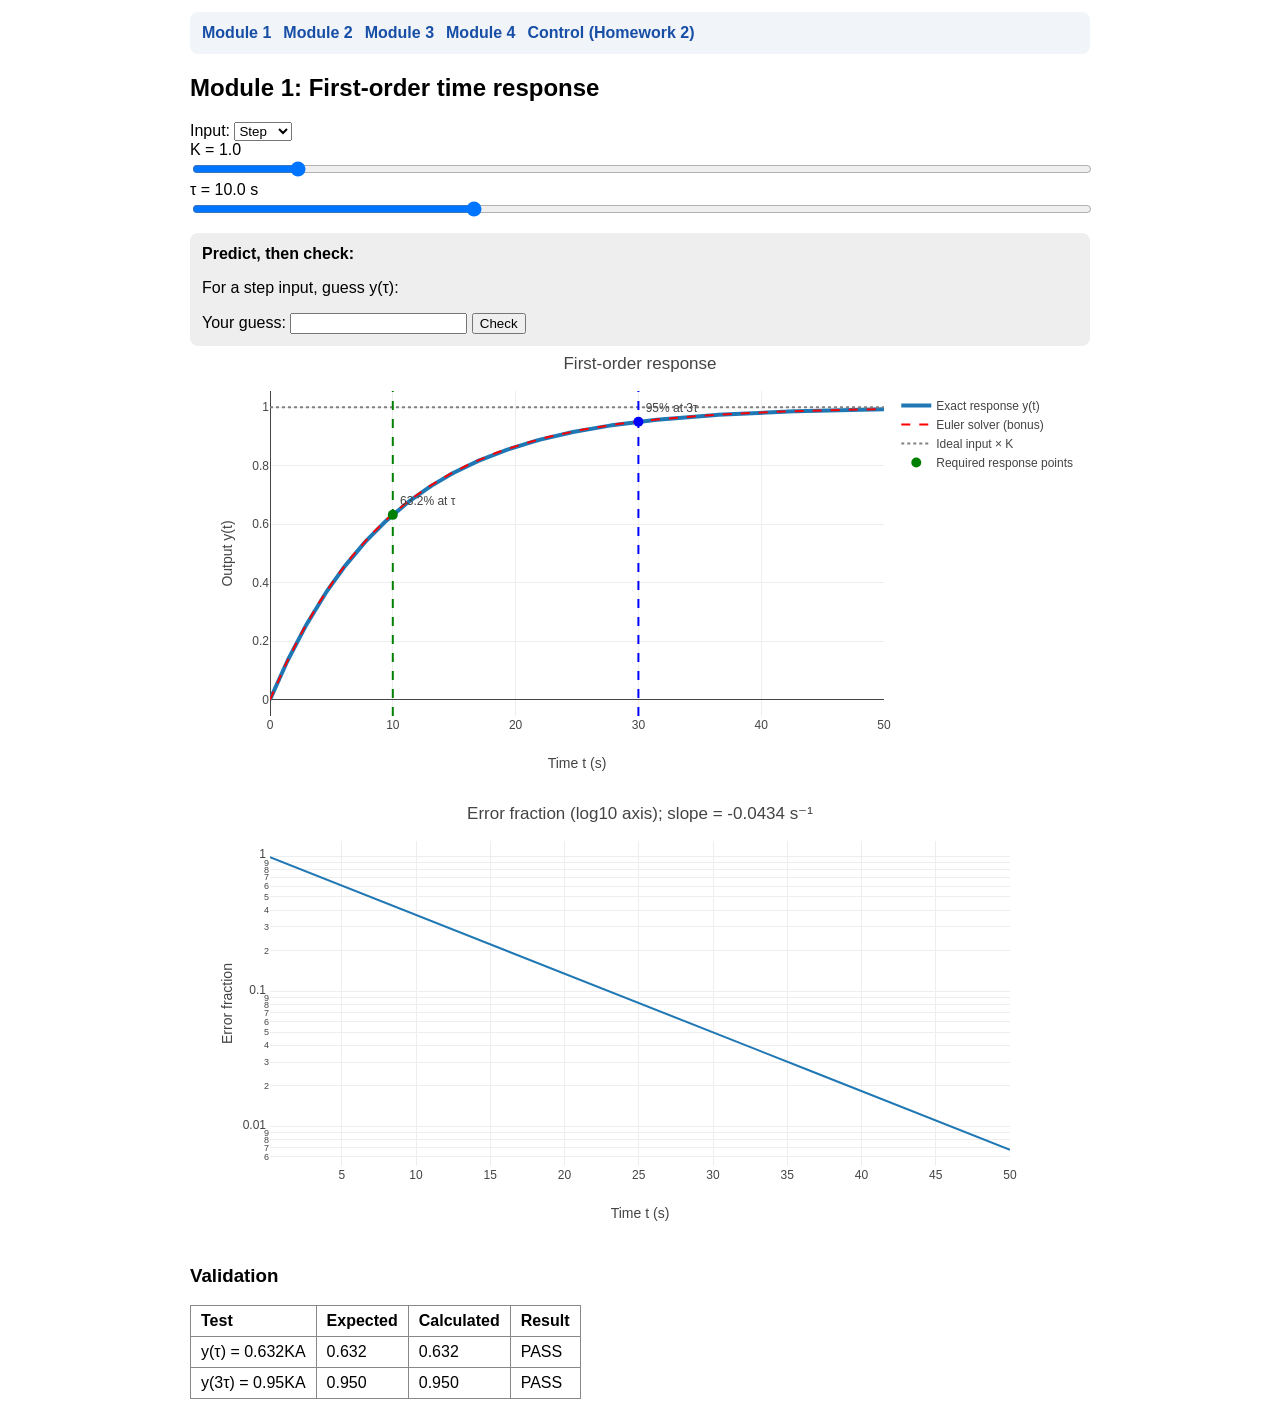
<file: index.html>
<!doctype html>
<html lang="en">
<head>
  <meta charset="utf-8">
  <meta name="viewport" content="width=device-width, initial-scale=1">
  <title>Module 1: First-order time response</title>

  <script src="https://cdn.plot.ly/plotly-2.35.2.min.js"></script>

  <style>
    body {
      font-family: sans-serif;
      max-width: 900px;
      margin: auto;
      padding: 12px;
    }

    nav {
      display: flex;
      flex-wrap: wrap;
      gap: 12px;
      margin-bottom: 20px;
      padding: 12px;
      background: #f1f4f8;
      border-radius: 8px;
    }

    nav a {
      color: #174ea6;
      font-weight: bold;
      text-decoration: none;
    }

    nav a:hover {
      text-decoration: underline;
    }

    input[type="range"] {
      width: 100%;
    }

    .panel {
      background: #eee;
      padding: 12px;
      margin-top: 12px;
      border-radius: 8px;
    }

    table {
      border-collapse: collapse;
      margin-top: 12px;
    }

    th, td {
      border: 1px solid #888;
      padding: 6px 10px;
      text-align: left;
    }
  </style>
</head>

<body>

<nav aria-label="Module navigation">
  <a href="#module1">Module 1</a>
  <a href="module_2.html">Module 2</a>
  <a href="module_3.html">Module 3</a>
  <a href="module_4.html">Module 4</a>
  <a href="control.html"><b>Control (Homework 2)</b></a>
</nav>

<h2 id="module1">Module 1: First-order time response</h2>

  <label for="mode">Input:</label>
  <select id="mode">
    <option value="step">Step</option>
    <option value="ramp">Ramp</option>
  </select>

  <div>
    <label for="K">K = <span id="Kv">1</span></label>
    <input type="range" id="K" min="0.5" max="5" step="0.1" value="1">
  </div>

  <div>
    <label for="tau">τ = <span id="tv">10</span> s</label>
    <input type="range" id="tau" min="1" max="30" step="0.5" value="10">
  </div>

  <section class="panel">
    <strong>Predict, then check:</strong>
    <p id="guessPrompt">For a step input, guess y(τ):</p>
    <label for="guess">Your guess:</label>
    <input type="number" id="guess" step="0.1">
    <button type="button" id="checkButton">Check</button>
    <span id="guessResult" aria-live="polite"></span>
  </section>

  <div id="plot"></div>
  <div id="errplot"></div>
  <div id="rampNote" class="panel" hidden></div>
  <div id="checks"></div>

  <script>
    const A = 1;
    const $ = id => document.getElementById(id);

    function response(t, K, tau, mode) {
      if (mode === "step") {
        return K * A * (1 - Math.exp(-t / tau));
      }

      return K * A * (t - tau * (1 - Math.exp(-t / tau)));
    }

    function checkGuess() {
      const guessText = $("guess").value;
      const guess = Number(guessText);
      const K = Number($("K").value);
      const expected = 0.6321205588 * K * A;

      if (guessText === "" || !Number.isFinite(guess)) {
        $("guessResult").textContent = "Enter your guess first.";
        return;
      }

      const tolerance = Math.max(0.05, expected * 0.02);

      $("guessResult").textContent =
        Math.abs(guess - expected) <= tolerance
          ? `✅ Correct! y(τ) ≈ ${expected.toFixed(3)}`
          : `❌ Try again. y(τ) ≈ ${expected.toFixed(3)}`;
    }

    function update() {
      const K = Number($("K").value);
      const tau = Number($("tau").value);
      const mode = $("mode").value;

      $("Kv").textContent = K.toFixed(1);
      $("tv").textContent = tau.toFixed(1);

      $("guessPrompt").textContent = mode === "step"
        ? "For a step input, guess y(τ):"
        : "Switch to Step input to use this prediction check.";

      $("guess").disabled = mode !== "step";
      $("checkButton").disabled = mode !== "step";

      if (mode !== "step") {
        $("guessResult").textContent = "";
      }

      const T = Array.from(
        { length: 301 },
        (_, i) => i * 5 * tau / 300
      );

      const ideal = T.map(t =>
        mode === "step" ? K * A : K * A * t
      );

      const dt = T[1] - T[0];
      const yEuler = [];
      let currentY = 0;

      for (let i = 0; i < T.length; i++) {
        yEuler.push(currentY);

        const input = mode === "step" ? A : A * T[i];
        const derivative = (K * input - currentY) / tau;

        currentY += derivative * dt;
      }

      const plotData = [
        {
          x: T,
          y: T.map(t => response(t, K, tau, mode)),
          name: "Exact response y(t)",
          mode: "lines",
          line: { width: 4 }
        },
        {
          x: T,
          y: yEuler,
          name: "Euler solver (bonus)",
          mode: "lines",
          line: { dash: "dash", color: "red" }
        },
        {
          x: T,
          y: ideal,
          name: "Ideal input × K",
          mode: "lines",
          line: { dash: "dot", color: "gray" }
        }
      ];

      const layout = {
        title: "First-order response",
        xaxis: { title: "Time t (s)" },
        yaxis: { title: "Output y(t)" },
        margin: { t: 45 },
        shapes: []
      };

      if (mode === "step") {
        $("errplot").style.display = "block";
        $("rampNote").hidden = true;

        const t1 = tau;
        const t2 = 3 * tau;
        const y1 = response(t1, K, tau, mode);
        const y2 = response(t2, K, tau, mode);

        layout.shapes.push(
          {
            type: "line",
            x0: t1, x1: t1,
            y0: 0, y1: 1,
            yref: "paper",
            line: { color: "green", dash: "dash" }
          },
          {
            type: "line",
            x0: t2, x1: t2,
            y0: 0, y1: 1,
            yref: "paper",
            line: { color: "blue", dash: "dash" }
          }
        );

        plotData.push({
          x: [t1, t2],
          y: [y1, y2],
          name: "Required response points",
          mode: "markers+text",
          text: ["63.2% at τ", "95% at 3τ"],
          textposition: "top right",
          marker: { size: 10, color: ["green", "blue"] }
        });

        $("checks").innerHTML = `
          <h3>Validation</h3>
          <table>
            <tr>
              <th>Test</th>
              <th>Expected</th>
              <th>Calculated</th>
              <th>Result</th>
            </tr>
            <tr>
              <td>y(τ) = 0.632KA</td>
              <td>${(0.632 * K * A).toFixed(3)}</td>
              <td>${y1.toFixed(3)}</td>
              <td>${Math.abs(y1 - 0.632 * K * A) < 0.01 * K ? "PASS" : "FAIL"}</td>
            </tr>
            <tr>
              <td>y(3τ) = 0.95KA</td>
              <td>${(0.95 * K * A).toFixed(3)}</td>
              <td>${y2.toFixed(3)}</td>
              <td>${Math.abs(y2 - 0.95 * K * A) < 0.01 * K ? "PASS" : "FAIL"}</td>
            </tr>
          </table>`;

        const errorTimes = T.slice(1);
        const errorFraction = errorTimes.map(t => Math.exp(-t / tau));
        const slope10 = -1 / (tau * Math.LN10);

        Plotly.react("errplot", [{
          x: errorTimes,
          y: errorFraction,
          name: "Error fraction E(t)",
          mode: "lines"
        }], {
          title: `Error fraction (log10 axis); slope = ${slope10.toFixed(4)} s⁻¹`,
          xaxis: { title: "Time t (s)" },
          yaxis: { title: "Error fraction", type: "log" },
          margin: { t: 45 }
        }, { responsive: true });

      } else {
        $("checks").innerHTML = "";
        $("errplot").style.display = "none";
        $("rampNote").hidden = false;
        $("rampNote").innerHTML = `
          <strong>Ramp response:</strong>
          ramp lag = τ = ${tau.toFixed(1)} s;
          steady-state error approaches
          KAτ = ${(K * A * tau).toFixed(2)}.`;
      }

      Plotly.react("plot", plotData, layout, { responsive: true });
    }

    ["K", "tau", "mode"].forEach(id =>
      $(id).addEventListener("input", update)
    );

    $("checkButton").addEventListener("click", checkGuess);

    update();
  </script>
</body>
</html>
</file>
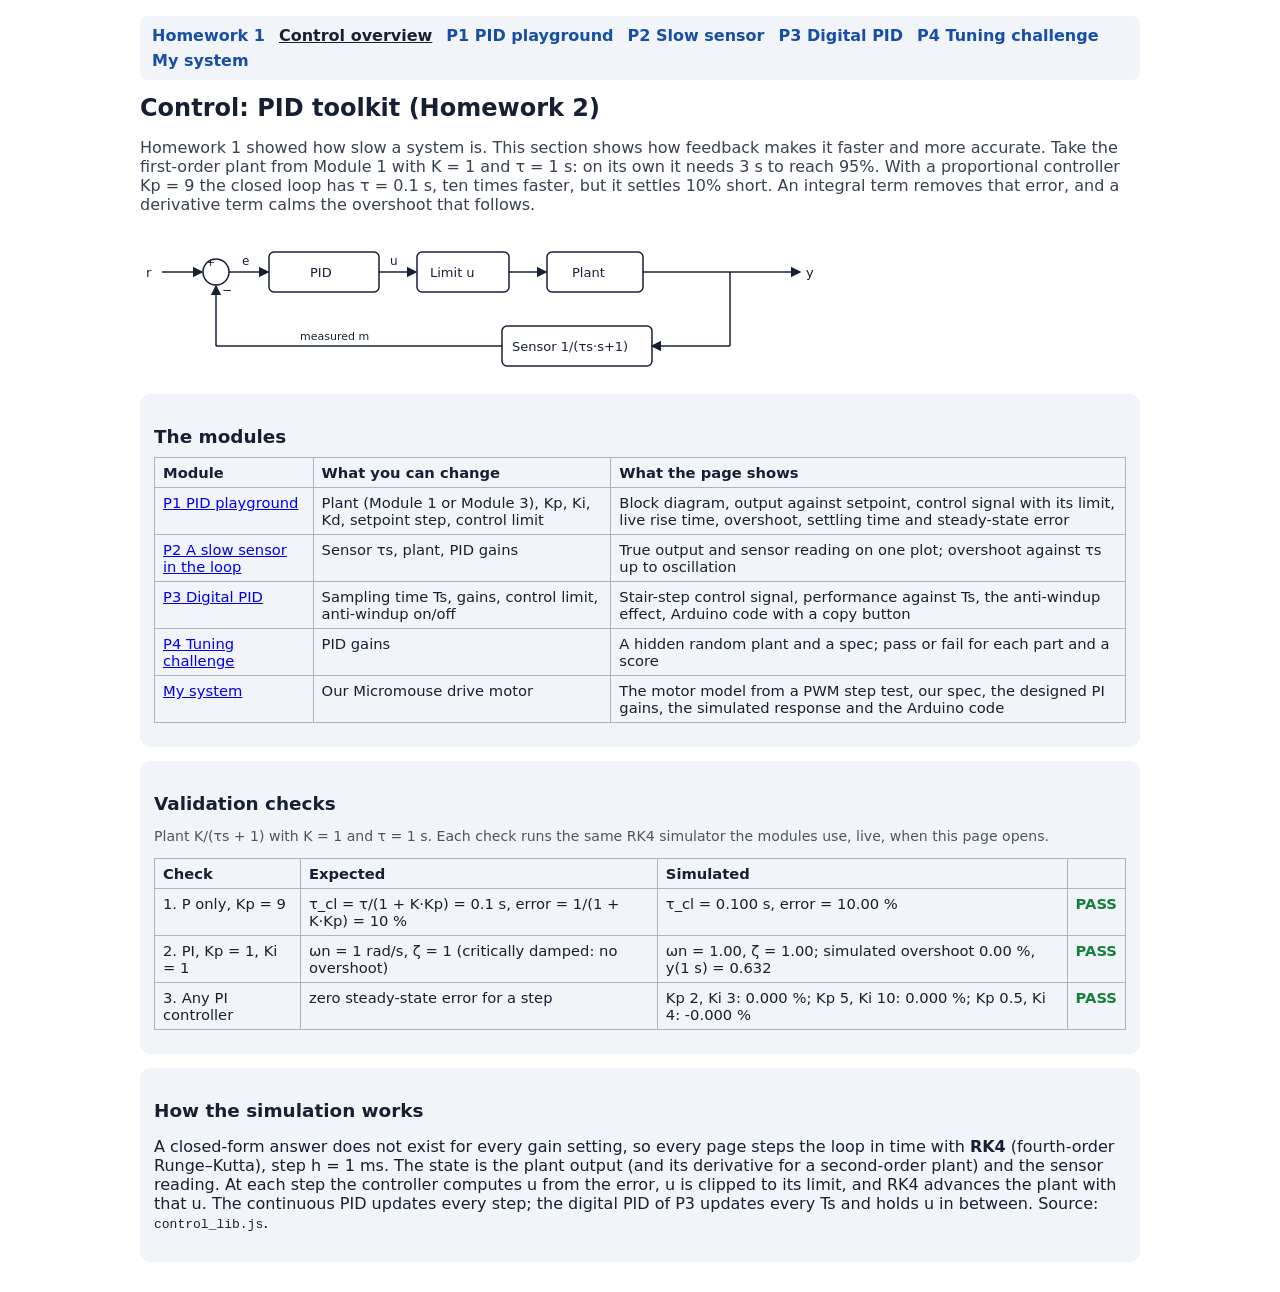
<file: control.html>
<!doctype html>
<html lang="en">
<head>
  <meta charset="utf-8">
  <meta name="viewport" content="width=device-width, initial-scale=1">
  <title>Control: PID toolkit</title>
  <link rel="stylesheet" href="control.css">
</head>
<body>
<nav id="nav" aria-label="Control navigation"></nav>

<h1>Control: PID toolkit (Homework 2)</h1>
<p class="lead">Homework 1 showed how slow a system is. This section shows how feedback makes it faster and more
accurate. Take the first-order plant from Module 1 with K = 1 and τ = 1 s: on its own it needs 3 s to reach 95%.
With a proportional controller Kp = 9 the closed loop has τ = 0.1 s, ten times faster, but it settles 10% short.
An integral term removes that error, and a derivative term calms the overshoot that follows.</p>

<div id="diagram"></div>

<section class="panel">
  <h2>The modules</h2>
  <table>
    <tr><th>Module</th><th>What you can change</th><th>What the page shows</th></tr>
    <tr><td><a href="control_p1.html">P1 PID playground</a></td><td>Plant (Module 1 or Module 3), Kp, Ki, Kd, setpoint step, control limit</td>
      <td>Block diagram, output against setpoint, control signal with its limit, live rise time, overshoot, settling time and steady-state error</td></tr>
    <tr><td><a href="control_p2.html">P2 A slow sensor in the loop</a></td><td>Sensor τs, plant, PID gains</td>
      <td>True output and sensor reading on one plot; overshoot against τs up to oscillation</td></tr>
    <tr><td><a href="control_p3.html">P3 Digital PID</a></td><td>Sampling time Ts, gains, control limit, anti-windup on/off</td>
      <td>Stair-step control signal, performance against Ts, the anti-windup effect, Arduino code with a copy button</td></tr>
    <tr><td><a href="control_p4.html">P4 Tuning challenge</a></td><td>PID gains</td>
      <td>A hidden random plant and a spec; pass or fail for each part and a score</td></tr>
    <tr><td><a href="control_my_system.html">My system</a></td><td>Our Micromouse drive motor</td>
      <td>The motor model from a PWM step test, our spec, the designed PI gains, the simulated response and the Arduino code</td></tr>
  </table>
</section>

<section class="panel">
  <h2>Validation checks</h2>
  <p class="note">Plant K/(τs + 1) with K = 1 and τ = 1 s. Each check runs the same RK4 simulator the modules use, live, when this page opens.</p>
  <table id="val"></table>
</section>

<section class="panel">
  <h2>How the simulation works</h2>
  <p>A closed-form answer does not exist for every gain setting, so every page steps the loop in time with
  <b>RK4</b> (fourth-order Runge–Kutta), step h = 1 ms. The state is the plant output (and its derivative for a
  second-order plant) and the sensor reading. At each step the controller computes u from the error, u is clipped to
  its limit, and RK4 advances the plant with that u. The continuous PID updates every step; the digital PID of P3
  updates every Ts and holds u in between. Source: <code>control_lib.js</code>.</p>
</section>

<script src="control_lib.js"></script>
<script>
  CL.nav("control.html");
  CL.$("diagram").innerHTML = CL.diagram({ sensor: true });

  const plant = { type: "1", K: 1, tau: 1, r: 1, umax: 1e6 };
  const rows = [];

  // 1. P only, Kp = 9: closed-loop tau = 0.1 s, steady-state error = 10 %.
  let o = CL.simulate(Object.assign({}, plant, { kp: 9, ki: 0, kd: 0, T: 3 }));
  let m = CL.metrics(o, 1);
  const tau63 = o.t[o.y.findIndex(v => v >= 0.632 * m.yf)];
  rows.push(["1. P only, Kp = 9", "τ_cl = τ/(1 + K·Kp) = 0.1 s, error = 1/(1 + K·Kp) = 10 %",
    `τ_cl = ${CL.fmt(tau63, 3, " s")}, error = ${CL.fmt(m.ess, 2, " %")}`,
    Math.abs(tau63 - 0.1) < 0.005 && Math.abs(m.ess - 10) < 0.2]);

  // 2. PI, Kp = 1, Ki = 1: wn = sqrt(K Ki / tau) = 1 rad/s, zeta = (1 + K Kp) / (2 sqrt(tau K Ki)) = 1.
  const wn = Math.sqrt(1 * 1 / 1), zeta = (1 + 1 * 1) / (2 * Math.sqrt(1 * 1 * 1));
  o = CL.simulate(Object.assign({}, plant, { kp: 1, ki: 1, kd: 0, T: 10 }));
  m = CL.metrics(o, 1);
  const y1 = o.y[o.t.findIndex(t => t >= 1)];
  rows.push(["2. PI, Kp = 1, Ki = 1", "ωn = 1 rad/s, ζ = 1 (critically damped: no overshoot)",
    `ωn = ${CL.fmt(wn, 2)}, ζ = ${CL.fmt(zeta, 2)}; simulated overshoot ${CL.fmt(m.os, 2, " %")}, y(1 s) = ${CL.fmt(y1, 3)}`,
    Math.abs(wn - 1) < 1e-9 && Math.abs(zeta - 1) < 1e-9 && m.os < 0.5]);

  // 3. Any PI: zero steady-state error for a step.
  const tests = [[2, 3], [5, 10], [0.5, 4]];
  const errs = tests.map(([kp, ki]) => CL.metrics(CL.simulate(Object.assign({}, plant, { kp, ki, kd: 0, T: 25 })), 1).ess);
  rows.push(["3. Any PI controller", "zero steady-state error for a step",
    tests.map(([kp, ki], i) => `Kp ${kp}, Ki ${ki}: ${CL.fmt(errs[i], 3, " %")}`).join("; "),
    errs.every(e => Math.abs(e) < 0.05)]);

  CL.$("val").innerHTML = "<tr><th>Check</th><th>Expected</th><th>Simulated</th><th></th></tr>" +
    rows.map(r => `<tr><td>${r[0]}</td><td>${r[1]}</td><td>${r[2]}</td>
      <td class="${r[3] ? "ok" : "bad"}">${r[3] ? "PASS" : "FAIL"}</td></tr>`).join("");
</script>
</body>
</html>
</file>
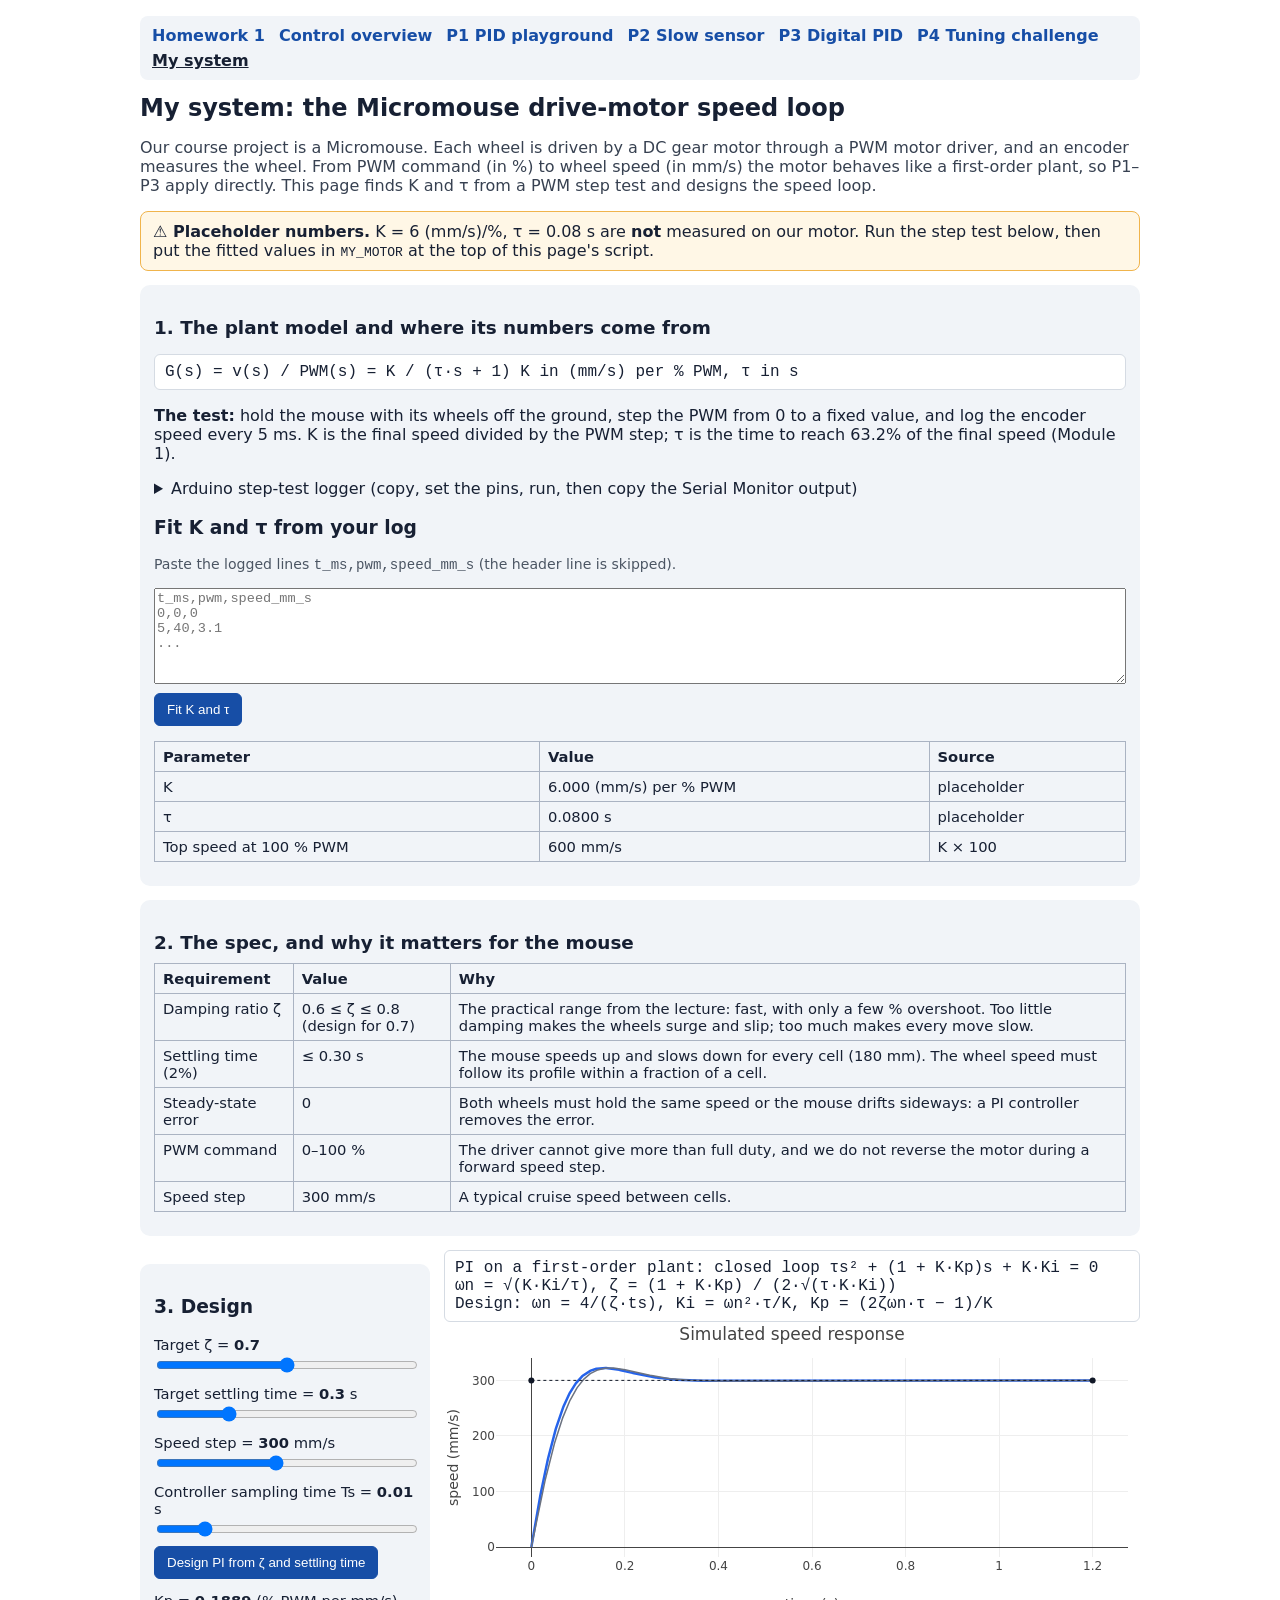
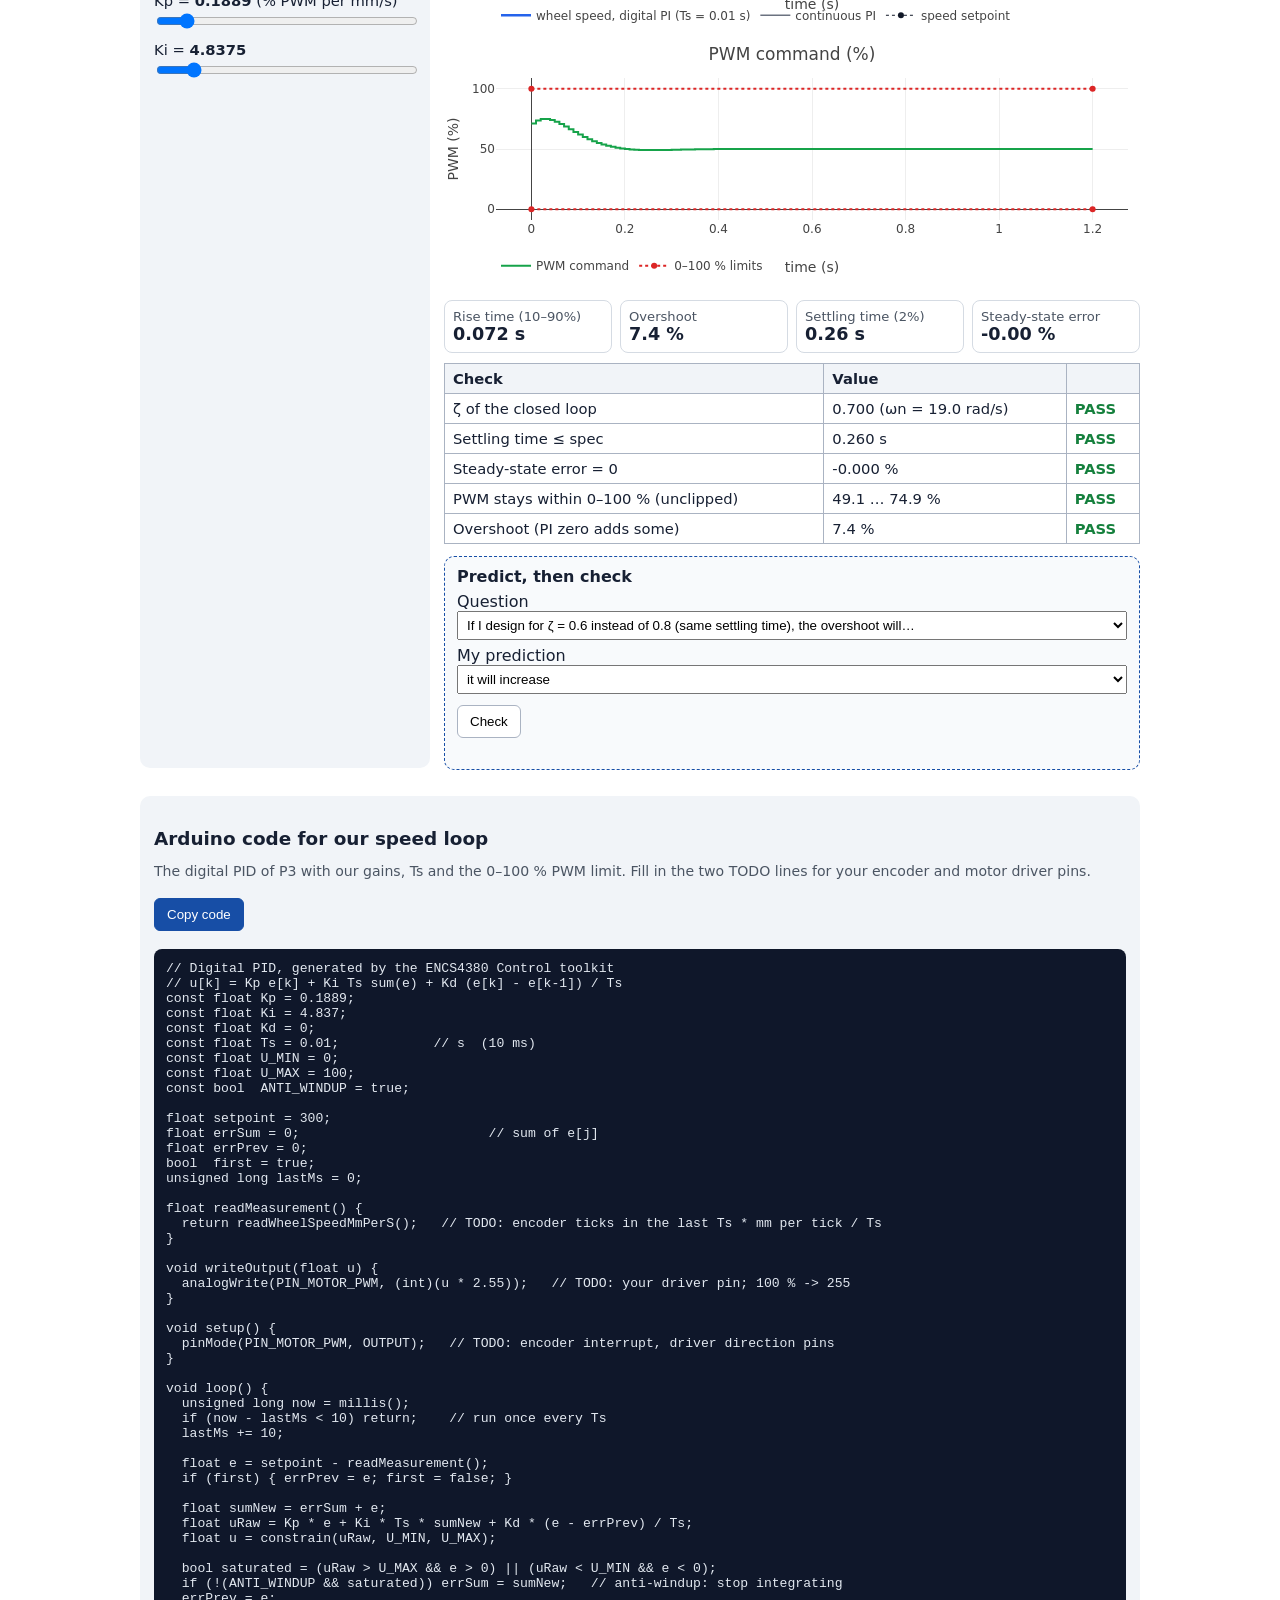
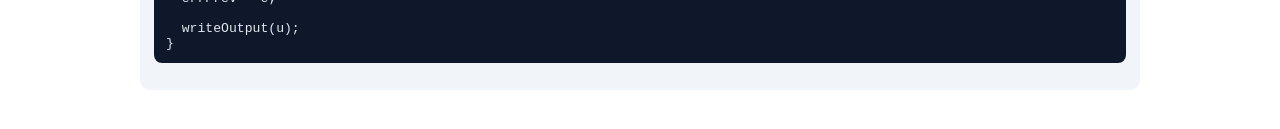
<file: control_my_system.html>
<!doctype html>
<html lang="en">
<head>
  <meta charset="utf-8">
  <meta name="viewport" content="width=device-width, initial-scale=1">
  <title>My system: Micromouse drive-motor speed loop</title>
  <script src="https://cdn.plot.ly/plotly-2.35.2.min.js"></script>
  <link rel="stylesheet" href="control.css">
</head>
<body>
<nav id="nav" aria-label="Control navigation"></nav>

<h1>My system: the Micromouse drive-motor speed loop</h1>
<p class="lead">Our course project is a Micromouse. Each wheel is driven by a DC gear motor through a PWM motor driver,
and an encoder measures the wheel. From PWM command (in %) to wheel speed (in mm/s) the motor behaves like a
first-order plant, so P1–P3 apply directly. This page finds K and τ from a PWM step test and designs the speed loop.</p>

<div id="sourceBanner"></div>

<section class="panel">
  <h2>1. The plant model and where its numbers come from</h2>
  <p class="formula">G(s) = v(s) / PWM(s) = K / (τ·s + 1)     K in (mm/s) per % PWM,  τ in s</p>
  <p><b>The test:</b> hold the mouse with its wheels off the ground, step the PWM from 0 to a fixed value, and log
  the encoder speed every 5 ms. K is the final speed divided by the PWM step; τ is the time to reach 63.2% of the
  final speed (Module 1).</p>
  <details><summary>Arduino step-test logger (copy, set the pins, run, then copy the Serial Monitor output)</summary>
    <button type="button" id="copyLogger" class="primary">Copy code</button>
    <pre id="logger"></pre>
  </details>
  <h3>Fit K and τ from your log</h3>
  <p class="note">Paste the logged lines <code>t_ms,pwm,speed_mm_s</code> (the header line is skipped).</p>
  <textarea id="data" rows="6" placeholder="t_ms,pwm,speed_mm_s&#10;0,0,0&#10;5,40,3.1&#10;..."></textarea>
  <button type="button" id="fit" class="primary">Fit K and τ</button>
  <span id="fitResult"></span>
  <div id="plotFit"></div>
  <table id="modelTable"></table>
</section>

<section class="panel">
  <h2>2. The spec, and why it matters for the mouse</h2>
  <table>
    <tr><th>Requirement</th><th>Value</th><th>Why</th></tr>
    <tr><td>Damping ratio ζ</td><td>0.6 ≤ ζ ≤ 0.8 (design for 0.7)</td>
      <td>The practical range from the lecture: fast, with only a few % overshoot. Too little damping makes the
      wheels surge and slip; too much makes every move slow.</td></tr>
    <tr><td>Settling time (2%)</td><td>≤ <span id="tsSpec"></span> s</td>
      <td>The mouse speeds up and slows down for every cell (180 mm). The wheel speed must follow its profile
      within a fraction of a cell.</td></tr>
    <tr><td>Steady-state error</td><td>0</td><td>Both wheels must hold the same speed or the mouse drifts sideways:
      a PI controller removes the error.</td></tr>
    <tr><td>PWM command</td><td>0–100 %</td><td>The driver cannot give more than full duty, and we do not reverse
      the motor during a forward speed step.</td></tr>
    <tr><td>Speed step</td><td><span id="rSpec"></span> mm/s</td><td>A typical cruise speed between cells.</td></tr>
  </table>
</section>

<div class="layout">
  <section class="panel controls" id="ctl">
    <h3>3. Design</h3>
    <label>Target ζ = <b data-v="zeta"></b></label>
    <input type="range" data-k="zeta" min="0.4" max="1" step="0.05">
    <label>Target settling time = <b data-v="ts"></b> s</label>
    <input type="range" data-k="ts" min="0.05" max="1" step="0.01">
    <label>Speed step = <b data-v="r"></b> mm/s</label>
    <input type="range" data-k="r" min="50" max="600" step="10">
    <label>Controller sampling time Ts = <b data-v="Ts"></b> s</label>
    <input type="range" data-k="Ts" min="0.002" max="0.05" step="0.001">
    <button type="button" id="design" class="primary">Design PI from ζ and settling time</button>
    <label>Kp = <b data-v="kp"></b> (% PWM per mm/s)</label>
    <input type="range" data-k="kp" min="0" max="2" step="0.001">
    <label>Ki = <b data-v="ki"></b></label>
    <input type="range" data-k="ki" min="0" max="40" step="0.01">
  </section>
  <section>
    <div class="formula">PI on a first-order plant: closed loop τs² + (1 + K·Kp)s + K·Ki = 0<br>
      ωn = √(K·Ki/τ),  ζ = (1 + K·Kp) / (2·√(τ·K·Ki))<br>
      Design: ωn = 4/(ζ·ts),  Ki = ωn²·τ/K,  Kp = (2ζωn·τ − 1)/K</div>
    <div id="plotV"></div>
    <div id="plotPwm"></div>
    <div id="metrics"></div>
    <table id="checks"></table>
    <div id="predict"></div>
  </section>
</div>

<section class="panel">
  <h2>Arduino code for our speed loop</h2>
  <p class="note">The digital PID of P3 with our gains, Ts and the 0–100 % PWM limit. Fill in the two TODO lines
  for your encoder and motor driver pins.</p>
  <button type="button" id="copy" class="primary">Copy code</button>
  <pre id="code"></pre>
</section>

<script src="control_lib.js"></script>
<script>
  /* ====== OUR MEASURED MOTOR: edit these after the step test ======================
   * K   : (mm/s) per % PWM, tau : s.  Leave them null until the test is done: the page
   * then uses a clearly marked placeholder.
   */
  const MY_MOTOR = {
    K: null,
    tau: null,
    source: "",          // e.g. "PWM 0 -> 40 % step test, left wheel, logged 2026-11-25"
  };
  const PLACEHOLDER = { K: 6, tau: 0.08 };   // NOT measured: a typical small gear motor

  CL.nav("control_my_system.html");
  const measured = MY_MOTOR.K != null && MY_MOTOR.tau != null;
  const motor = measured ? { K: MY_MOTOR.K, tau: MY_MOTOR.tau } : Object.assign({}, PLACEHOLDER);
  let motorSource = measured ? MY_MOTOR.source || "our step test" : "placeholder";

  const s = { zeta: 0.7, ts: 0.3, r: 300, Ts: 0.01, kp: 0, ki: 0 };

  function banner() {
    CL.$("sourceBanner").innerHTML = motorSource === "placeholder"
      ? `<div class="warn"><b>⚠ Placeholder numbers.</b> K = ${PLACEHOLDER.K} (mm/s)/%, τ = ${PLACEHOLDER.tau} s are
         <b>not</b> measured on our motor. Run the step test below, then put the fitted values in
         <code>MY_MOTOR</code> at the top of this page's script.</div>`
      : `<div class="panel"><b>Motor model from ${motorSource}:</b> K = ${(+motor.K).toFixed(3)} (mm/s)/%,
         τ = ${(+motor.tau).toFixed(4)} s.</div>`;
    CL.$("modelTable").innerHTML = `<tr><th>Parameter</th><th>Value</th><th>Source</th></tr>
      <tr><td>K</td><td>${(+motor.K).toFixed(3)} (mm/s) per % PWM</td><td>${motorSource}</td></tr>
      <tr><td>τ</td><td>${(+motor.tau).toFixed(4)} s</td><td>${motorSource}</td></tr>
      <tr><td>Top speed at 100 % PWM</td><td>${(100 * motor.K).toFixed(0)} mm/s</td><td>K × 100</td></tr>`;
  }

  // PI design for a first-order plant from target ζ and settling time.
  function design() {
    const wn = 4 / (s.zeta * s.ts);
    s.ki = wn * wn * motor.tau / motor.K;
    s.kp = Math.max(0, (2 * s.zeta * wn * motor.tau - 1) / motor.K);
    refresh(); update();
  }

  function params(over) {
    return Object.assign({ type: "1", K: motor.K, tau: motor.tau, kd: 0, umin: 0, umax: 100,
      aw: true, r: s.r, kp: s.kp, ki: s.ki, Ts: 0, T: Math.max(1, 4 * s.ts) }, over || {});
  }

  function update() {
    CL.$("tsSpec").textContent = s.ts.toFixed(2);
    CL.$("rSpec").textContent = s.r;
    const cont = CL.simulate(params());
    const dig = CL.simulate(params({ Ts: s.Ts }));
    const m = CL.metrics(dig, s.r);
    const T = params().T;
    CL.plot("plotV", [
      { x: dig.t, y: dig.y, name: `wheel speed, digital PI (Ts = ${s.Ts} s)`, line: { color: "#2563eb", width: 2.5 } },
      { x: cont.t, y: cont.y, name: "continuous PI", line: { color: "#6b7280", width: 1.5 } },
      { x: [0, T], y: [s.r, s.r], name: "speed setpoint", line: { color: "#111827", dash: "dot", width: 1 } },
    ], { title: "Simulated speed response", xaxis: { title: "time (s)" }, yaxis: { title: "speed (mm/s)" } });
    const ut = dig.uSteps.t.concat([T]), uu = dig.uSteps.u.concat([dig.uSteps.u[dig.uSteps.u.length - 1]]);
    CL.plot("plotPwm", [
      { x: ut, y: uu, name: "PWM command", line: { color: "#16a34a", width: 2, shape: "hv" } },
      { x: [0, T], y: [100, 100], name: "0–100 % limits", line: { color: "#dc2626", dash: "dot" } },
      { x: [0, T], y: [0, 0], showlegend: false, line: { color: "#dc2626", dash: "dot" } },
    ], { title: "PWM command (%)", height: 250, xaxis: { title: "time (s)" }, yaxis: { title: "PWM (%)" } });
    CL.$("metrics").innerHTML = CL.metricsHTML(m);

    // Check the design against the spec.
    const wn = Math.sqrt(motor.K * s.ki / motor.tau);
    const zeta = s.ki > 0 ? (1 + motor.K * s.kp) / (2 * Math.sqrt(motor.tau * motor.K * s.ki)) : Infinity;
    const raw = CL.simulate(params({ Ts: s.Ts, umin: -1e9, umax: 1e9 }));
    const uMax = Math.max(...raw.uSteps.u), uMin = Math.min(...raw.uSteps.u);
    const rows = [
      ["ζ of the closed loop", `${CL.fmt(zeta, 3)} (ωn = ${CL.fmt(wn, 1)} rad/s)`, zeta >= 0.6 && zeta <= 0.8],
      ["Settling time ≤ spec", m.oscillating ? "not settled" : CL.fmt(m.settle, 3, " s"), !m.oscillating && m.settle <= s.ts * 1.05],
      ["Steady-state error = 0", CL.fmt(m.ess, 3, " %"), !m.oscillating && Math.abs(m.ess) < 0.5],
      ["PWM stays within 0–100 % (unclipped)", `${CL.fmt(uMin, 1)} … ${CL.fmt(uMax, 1)} %`, uMin >= -1e-6 && uMax <= 100],
      ["Overshoot (PI zero adds some)", CL.fmt(m.os, 1, " %"), m.os <= 15],
    ];
    CL.$("checks").innerHTML = "<tr><th>Check</th><th>Value</th><th></th></tr>" + rows.map(r =>
      `<tr><td>${r[0]}</td><td>${r[1]}</td><td class="${r[2] ? "ok" : "bad"}">${r[2] ? "PASS" : "FAIL"}</td></tr>`).join("");

    CL.$("code").textContent = CL.arduinoCode({ kp: s.kp, ki: s.ki, kd: 0, Ts: s.Ts, umin: 0, umax: 100,
      aw: true, r: s.r,
      readLine: "return readWheelSpeedMmPerS();   // TODO: encoder ticks in the last Ts * mm per tick / Ts",
      writeLine: "analogWrite(PIN_MOTOR_PWM, (int)(u * 2.55));   // TODO: your driver pin; 100 % -> 255",
      setupLine: "pinMode(PIN_MOTOR_PWM, OUTPUT);   // TODO: encoder interrupt, driver direction pins" });
  }

  // Fit K and tau from a pasted step-test log: columns t_ms, pwm, speed.
  function fit() {
    const rows = CL.$("data").value.split(/\r?\n/).map(l => l.split(/[,;\s]+/).map(Number))
      .filter(r => r.length >= 3 && r.slice(0, 3).every(isFinite));
    if (rows.length < 10) { CL.$("fitResult").innerHTML = '<span class="bad">Need at least 10 data lines.</span>'; return; }
    const t = rows.map(r => r[0] / 1000), pwm = rows.map(r => r[1]), v = rows.map(r => r[2]);
    const k0 = pwm.findIndex(p => p > pwm[0]);
    if (k0 < 1) { CL.$("fitResult").innerHTML = '<span class="bad">No PWM step found in the log.</span>'; return; }
    const before = v.slice(0, k0).reduce((a, b) => a + b, 0) / k0;
    const tail = v.slice(Math.floor(v.length * 0.8));
    const after = tail.reduce((a, b) => a + b, 0) / tail.length;
    const dPwm = pwm[pwm.length - 1] - pwm[0];
    const level = before + 0.632 * (after - before);
    const k63 = v.findIndex((x, i) => i >= k0 && x >= level);
    if (k63 < 0 || dPwm <= 0) { CL.$("fitResult").innerHTML = '<span class="bad">Could not find 63.2% of the change.</span>'; return; }
    motor.K = (after - before) / dPwm;
    motor.tau = t[k63] - t[k0];
    motorSource = `the pasted step test (${rows.length} samples, PWM step ${dPwm} %)`;
    CL.$("fitResult").innerHTML = `<span class="ok">K = ${motor.K.toFixed(3)} (mm/s)/%, τ = ${motor.tau.toFixed(4)} s.</span>
      Put these numbers in <code>MY_MOTOR</code> so the page keeps them.`;
    const model = t.map(x => x < t[k0] ? before : before + motor.K * dPwm * (1 - Math.exp(-(x - t[k0]) / motor.tau)));
    CL.plot("plotFit", [
      { x: t, y: v, mode: "markers", name: "measured speed", marker: { size: 4, color: "#64748b" } },
      { x: t, y: model, name: "fitted first-order model", line: { color: "#dc2626", width: 2 } },
    ], { title: "Step test: data and fitted model", height: 280, xaxis: { title: "time (s)" },
         yaxis: { title: "speed (mm/s)" } });
    banner(); design();
  }

  CL.$("logger").textContent = `// Step test for the drive motor: PWM 0 -> STEP_PCT at t = 0.5 s, speed logged every 5 ms.
const int PIN_MOTOR_PWM = -1;      // TODO: PWM pin of the motor driver
const int PIN_ENC_A     = -1;      // TODO: encoder channel A
const float MM_PER_TICK = 0.0;     // TODO: from the 1 m ruler test (1 / TICKS_PER_MM)
const int STEP_PCT      = 40;      // PWM step, %

volatile long ticks = 0;
void onTick() { ticks++; }

void setup() {
  Serial.begin(115200);
  pinMode(PIN_MOTOR_PWM, OUTPUT);
  pinMode(PIN_ENC_A, INPUT_PULLUP);
  attachInterrupt(digitalPinToInterrupt(PIN_ENC_A), onTick, RISING);
  delay(2000);                     // time to open the Serial Monitor
  Serial.println("t_ms,pwm,speed_mm_s");
  long lastTicks = 0;
  unsigned long t0 = millis(), next = t0;
  while (millis() - t0 < 2500) {
    if (millis() < next) continue;
    next += 5;
    unsigned long t = millis() - t0;
    int pwm = t >= 500 ? STEP_PCT : 0;
    analogWrite(PIN_MOTOR_PWM, pwm * 255 / 100);
    noInterrupts(); long n = ticks; interrupts();
    float speed = (n - lastTicks) * MM_PER_TICK / 0.005;
    lastTicks = n;
    Serial.print(t); Serial.print(','); Serial.print(pwm); Serial.print(','); Serial.println(speed, 1);
  }
  analogWrite(PIN_MOTOR_PWM, 0);
}

void loop() {}
`;

  const osOf = over => CL.metrics(CL.simulate(params(Object.assign({ Ts: s.Ts }, over))), s.r).os;
  CL.predictBox("predict", { questions: [
    { q: "If I design for ζ = 0.6 instead of 0.8 (same settling time), the overshoot will…", name: "overshoot (%)",
      run: () => {
        const keep = { kp: s.kp, ki: s.ki, zeta: s.zeta };
        const os = z => { s.zeta = z; const wn = 4 / (z * s.ts);
          const ki = wn * wn * motor.tau / motor.K, kp = Math.max(0, (2 * z * wn * motor.tau - 1) / motor.K);
          return osOf({ kp, ki }); };
        const res = [os(0.8), os(0.6)]; Object.assign(s, keep); return res;
      }, why: "Less damping means a faster but more oscillatory response." },
    { q: "If I ask for a settling time half as long, the peak PWM will…", name: "peak PWM (%)",
      run: () => {
        const peak = ts => { const z = s.zeta, wn = 4 / (z * ts);
          const ki = wn * wn * motor.tau / motor.K, kp = Math.max(0, (2 * z * wn * motor.tau - 1) / motor.K);
          return Math.max(...CL.simulate(params({ kp, ki, Ts: s.Ts, umin: -1e9, umax: 1e9 })).uSteps.u); };
        return [peak(s.ts), peak(s.ts / 2)];
      }, why: "A faster loop needs a bigger push at the start: watch the 100 % limit." },
  ] });

  CL.copyButton("copy", "code");
  CL.copyButton("copyLogger", "logger");
  CL.$("fit").onclick = fit;
  CL.$("design").onclick = design;
  const refresh = CL.bindSliders("ctl", s, update);
  banner();
  design();
</script>
</body>
</html>
</file>
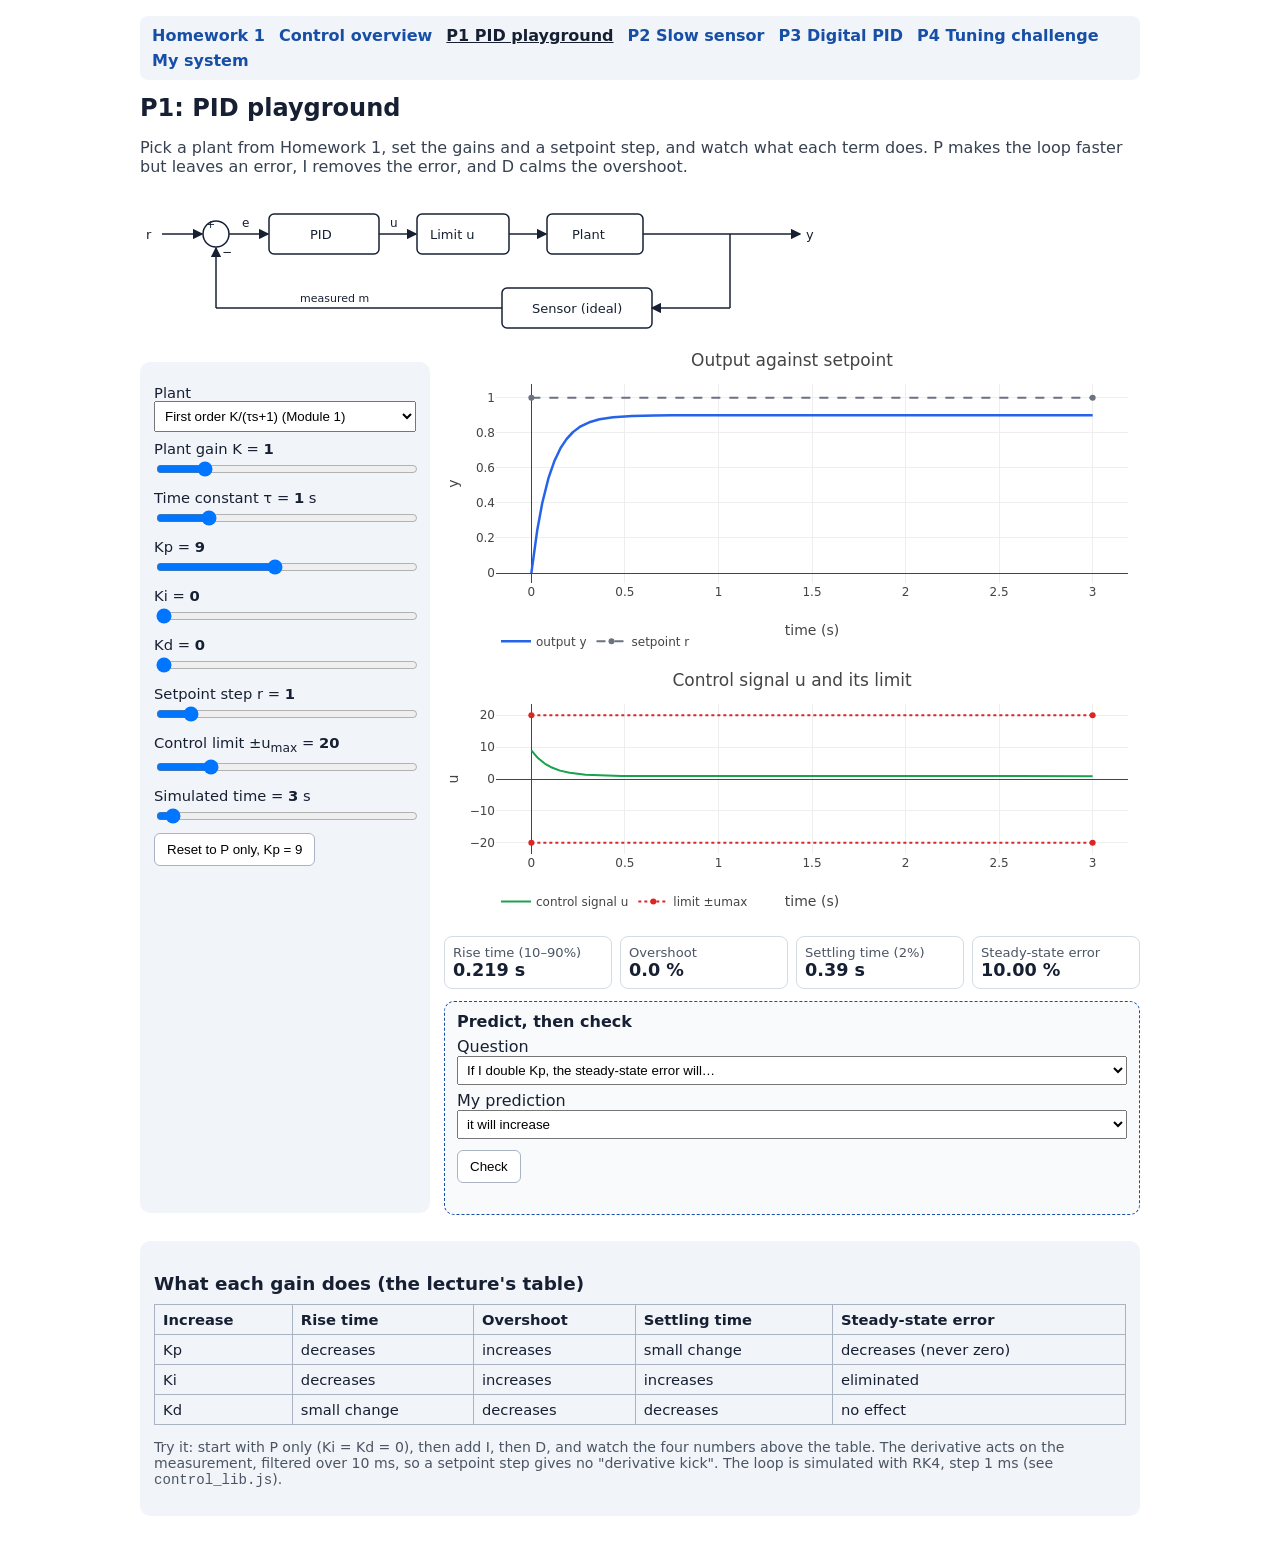
<file: control_p1.html>
<!doctype html>
<html lang="en">
<head>
  <meta charset="utf-8">
  <meta name="viewport" content="width=device-width, initial-scale=1">
  <title>P1: PID playground</title>
  <script src="https://cdn.plot.ly/plotly-2.35.2.min.js"></script>
  <link rel="stylesheet" href="control.css">
</head>
<body>
<nav id="nav" aria-label="Control navigation"></nav>

<h1>P1: PID playground</h1>
<p class="lead">Pick a plant from Homework 1, set the gains and a setpoint step, and watch what each term does.
P makes the loop faster but leaves an error, I removes the error, and D calms the overshoot.</p>

<div id="diagram"></div>

<div class="layout">
  <section class="panel controls" id="ctl">
    <label>Plant
      <select data-k="type">
        <option value="1">First order K/(τs+1) (Module 1)</option>
        <option value="2">Second order (Module 3)</option>
      </select>
    </label>
    <label>Plant gain K = <b data-v="K"></b></label>
    <input type="range" data-k="K" min="0.2" max="5" step="0.1">
    <div id="firstOnly">
      <label>Time constant τ = <b data-v="tau"></b> s</label>
      <input type="range" data-k="tau" min="0.1" max="5" step="0.05">
    </div>
    <div id="secondOnly">
      <label>Natural frequency ωn = <b data-v="wn"></b> rad/s</label>
      <input type="range" data-k="wn" min="0.5" max="8" step="0.1">
      <label>Damping ratio ζ = <b data-v="z"></b></label>
      <input type="range" data-k="z" min="0.1" max="1.5" step="0.05">
    </div>
    <label>Kp = <b data-v="kp"></b></label>
    <input type="range" data-k="kp" min="0" max="20" step="0.1">
    <label>Ki = <b data-v="ki"></b></label>
    <input type="range" data-k="ki" min="0" max="20" step="0.1">
    <label>Kd = <b data-v="kd"></b></label>
    <input type="range" data-k="kd" min="0" max="3" step="0.01">
    <label>Setpoint step r = <b data-v="r"></b></label>
    <input type="range" data-k="r" min="0.5" max="5" step="0.5">
    <label>Control limit ±u<sub>max</sub> = <b data-v="umax"></b></label>
    <input type="range" data-k="umax" min="1" max="100" step="1">
    <label>Simulated time = <b data-v="T"></b> s</label>
    <input type="range" data-k="T" min="2" max="30" step="1">
    <button type="button" id="reset">Reset to P only, Kp = 9</button>
  </section>

  <section>
    <div id="plotY"></div>
    <div id="plotU"></div>
    <div id="metrics"></div>
    <div id="predict"></div>
  </section>
</div>

<section class="panel">
  <h2>What each gain does (the lecture's table)</h2>
  <table>
    <tr><th>Increase</th><th>Rise time</th><th>Overshoot</th><th>Settling time</th><th>Steady-state error</th></tr>
    <tr><td>Kp</td><td>decreases</td><td>increases</td><td>small change</td><td>decreases (never zero)</td></tr>
    <tr><td>Ki</td><td>decreases</td><td>increases</td><td>increases</td><td>eliminated</td></tr>
    <tr><td>Kd</td><td>small change</td><td>decreases</td><td>decreases</td><td>no effect</td></tr>
  </table>
  <p class="note">Try it: start with P only (Ki = Kd = 0), then add I, then D, and watch the four numbers above the table.
  The derivative acts on the measurement, filtered over 10 ms, so a setpoint step gives no "derivative kick".
  The loop is simulated with RK4, step 1 ms (see <code>control_lib.js</code>).</p>
</section>

<script src="control_lib.js"></script>
<script>
  const START = { type: "1", K: 1, tau: 1, wn: 2, z: 0.5, kp: 9, ki: 0, kd: 0, r: 1, umax: 20, T: 3 };
  const s = Object.assign({}, START);

  CL.nav("control_p1.html");
  CL.$("diagram").innerHTML = CL.diagram({ sensor: false });

  function params(over) {
    const p = Object.assign({}, s, { taus: 0 }, over || {});
    p.umin = -p.umax;
    return p;
  }

  function update() {
    CL.$("firstOnly").hidden = s.type !== "1";
    CL.$("secondOnly").hidden = s.type !== "2";
    const o = CL.simulate(params());
    const m = CL.metrics(o, s.r);
    CL.plot("plotY", [
      { x: o.t, y: o.y, name: "output y", line: { color: "#2563eb", width: 2.5 } },
      { x: [0, s.T], y: [s.r, s.r], name: "setpoint r", line: { color: "#6b7280", dash: "dash" } },
    ], { title: "Output against setpoint", xaxis: { title: "time (s)" }, yaxis: { title: "y" } });
    CL.plot("plotU", [
      { x: o.t, y: o.u, name: "control signal u", line: { color: "#16a34a", width: 2 } },
      { x: [0, s.T], y: [s.umax, s.umax], name: "limit ±umax", line: { color: "#dc2626", dash: "dot" } },
      { x: [0, s.T], y: [-s.umax, -s.umax], showlegend: false, line: { color: "#dc2626", dash: "dot" } },
    ], { title: "Control signal u and its limit", height: 260, xaxis: { title: "time (s)" }, yaxis: { title: "u" } });
    const sat = o.u.some(v => Math.abs(v) >= s.umax - 1e-9);
    CL.$("metrics").innerHTML = CL.metricsHTML(m,
      sat ? '<p class="note">u reached its limit, so the loop is slower than the linear theory says.</p>' : "");
  }

  const ess = () => CL.metrics(CL.simulate(params()), s.r).ess;
  const os = p => CL.metrics(CL.simulate(params(p)), s.r).os;
  CL.predictBox("predict", { questions: [
    { q: "If I double Kp, the steady-state error will…", name: "steady-state error (%)",
      run: () => [ess(), CL.metrics(CL.simulate(params({ kp: s.kp * 2 || 1 })), s.r).ess],
      why: "With P only the error is 1/(1+K·Kp): more gain, less error, but never zero." },
    { q: "If I add Ki = 5 (keeping Kp), the steady-state error will…", name: "steady-state error (%)",
      run: () => [ess(), CL.metrics(CL.simulate(params({ ki: s.ki + 5 })), s.r).ess],
      why: "The integral keeps growing while any error is left, so it pushes the error to zero." },
    { q: "If I add Kd = 0.3, the overshoot will…", name: "overshoot (%)",
      run: () => [os(), os({ kd: s.kd + 0.3 })],
      why: "D reacts to how fast the output is rising and brakes it before it passes the setpoint." },
  ] });

  const refresh = CL.bindSliders("ctl", s, update);
  CL.$("reset").onclick = () => { Object.assign(s, START); refresh(); update(); };
  update();
</script>
</body>
</html>
</file>
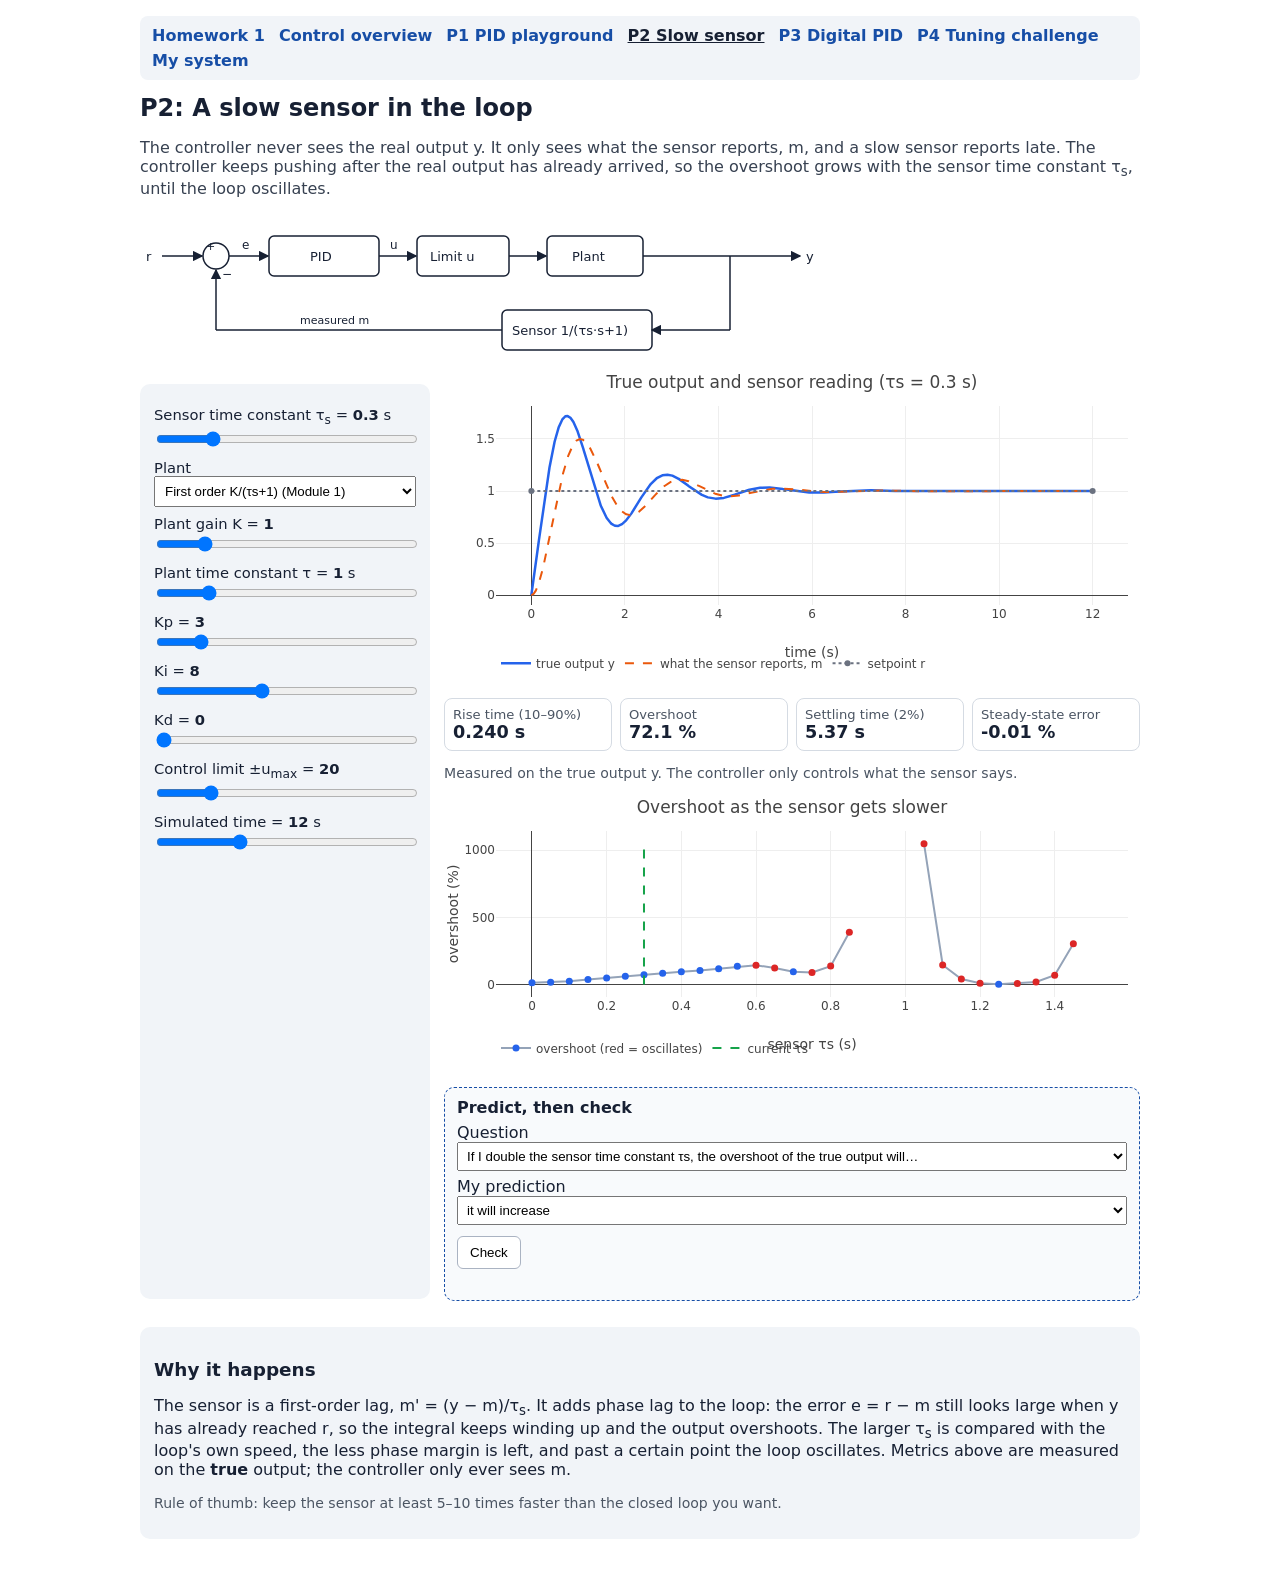
<file: control_p2.html>
<!doctype html>
<html lang="en">
<head>
  <meta charset="utf-8">
  <meta name="viewport" content="width=device-width, initial-scale=1">
  <title>P2: A slow sensor in the loop</title>
  <script src="https://cdn.plot.ly/plotly-2.35.2.min.js"></script>
  <link rel="stylesheet" href="control.css">
</head>
<body>
<nav id="nav" aria-label="Control navigation"></nav>

<h1>P2: A slow sensor in the loop</h1>
<p class="lead">The controller never sees the real output y. It only sees what the sensor reports, m, and a slow sensor
reports late. The controller keeps pushing after the real output has already arrived, so the overshoot grows with
the sensor time constant τ<sub>s</sub>, until the loop oscillates.</p>

<div id="diagram"></div>

<div class="layout">
  <section class="panel controls" id="ctl">
    <label>Sensor time constant τ<sub>s</sub> = <b data-v="taus"></b> s</label>
    <input type="range" data-k="taus" min="0" max="1.5" step="0.01">
    <label>Plant
      <select data-k="type">
        <option value="1">First order K/(τs+1) (Module 1)</option>
        <option value="2">Second order (Module 3)</option>
      </select>
    </label>
    <label>Plant gain K = <b data-v="K"></b></label>
    <input type="range" data-k="K" min="0.2" max="5" step="0.1">
    <div id="firstOnly">
      <label>Plant time constant τ = <b data-v="tau"></b> s</label>
      <input type="range" data-k="tau" min="0.1" max="5" step="0.05">
    </div>
    <div id="secondOnly">
      <label>Natural frequency ωn = <b data-v="wn"></b> rad/s</label>
      <input type="range" data-k="wn" min="0.5" max="8" step="0.1">
      <label>Damping ratio ζ = <b data-v="z"></b></label>
      <input type="range" data-k="z" min="0.1" max="1.5" step="0.05">
    </div>
    <label>Kp = <b data-v="kp"></b></label>
    <input type="range" data-k="kp" min="0" max="20" step="0.1">
    <label>Ki = <b data-v="ki"></b></label>
    <input type="range" data-k="ki" min="0" max="20" step="0.1">
    <label>Kd = <b data-v="kd"></b></label>
    <input type="range" data-k="kd" min="0" max="3" step="0.01">
    <label>Control limit ±u<sub>max</sub> = <b data-v="umax"></b></label>
    <input type="range" data-k="umax" min="1" max="100" step="1">
    <label>Simulated time = <b data-v="T"></b> s</label>
    <input type="range" data-k="T" min="4" max="30" step="1">
  </section>

  <section>
    <div id="plotY"></div>
    <div id="metrics"></div>
    <div id="plotSweep"></div>
    <div id="predict"></div>
  </section>
</div>

<section class="panel">
  <h2>Why it happens</h2>
  <p>The sensor is a first-order lag, m' = (y − m)/τ<sub>s</sub>. It adds phase lag to the loop: the error e = r − m
  still looks large when y has already reached r, so the integral keeps winding up and the output overshoots.
  The larger τ<sub>s</sub> is compared with the loop's own speed, the less phase margin is left, and past a certain
  point the loop oscillates. Metrics above are measured on the <b>true</b> output; the controller only ever sees m.</p>
  <p class="note">Rule of thumb: keep the sensor at least 5–10 times faster than the closed loop you want.</p>
</section>

<script src="control_lib.js"></script>
<script>
  const s = { type: "1", K: 1, tau: 1, wn: 2, z: 0.5, kp: 3, ki: 8, kd: 0, taus: 0.3, umax: 20, r: 1, T: 12 };

  CL.nav("control_p2.html");
  CL.$("diagram").innerHTML = CL.diagram({ sensor: true });

  function params(over) {
    const p = Object.assign({}, s, over || {});
    p.umin = -p.umax;
    return p;
  }

  function update() {
    CL.$("firstOnly").hidden = s.type !== "1";
    CL.$("secondOnly").hidden = s.type !== "2";
    const o = CL.simulate(params());
    const m = CL.metrics(o, s.r);

    CL.plot("plotY", [
      { x: o.t, y: o.y, name: "true output y", line: { color: "#2563eb", width: 2.5 } },
      { x: o.t, y: o.m, name: "what the sensor reports, m", line: { color: "#ea580c", width: 2, dash: "dash" } },
      { x: [0, s.T], y: [s.r, s.r], name: "setpoint r", line: { color: "#6b7280", dash: "dot" } },
    ], { title: `True output and sensor reading (τs = ${s.taus} s)`, xaxis: { title: "time (s)" } });
    CL.$("metrics").innerHTML = CL.metricsHTML(m,
      '<p class="note">Measured on the true output y. The controller only controls what the sensor says.</p>');

    // Overshoot against τs, for the same gains: the move to oscillation.
    const xs = [], os = [], color = [];
    for (let ts = 0; ts <= 1.5001; ts += 0.05) {
      const mm = CL.metrics(CL.simulate(params({ taus: ts, T: Math.max(s.T, 15) })), s.r);
      xs.push(+ts.toFixed(2));
      os.push(mm.os);
      color.push(mm.oscillating ? "#dc2626" : "#2563eb");
    }
    CL.plot("plotSweep", [
      { x: xs, y: os, mode: "lines+markers", name: "overshoot (red = oscillates)",
        marker: { color, size: 7 }, line: { color: "#94a3b8" } },
      { x: [s.taus, s.taus], y: [0, Math.max(10, ...os.filter(isFinite))], mode: "lines",
        name: "current τs", line: { color: "#16a34a", dash: "dash" } },
    ], { title: "Overshoot as the sensor gets slower", height: 280,
         xaxis: { title: "sensor τs (s)" }, yaxis: { title: "overshoot (%)" } });
  }

  const osOf = p => CL.metrics(CL.simulate(params(p)), s.r).os;
  CL.predictBox("predict", { questions: [
    { q: "If I double the sensor time constant τs, the overshoot of the true output will…",
      name: "overshoot (%)", run: () => [osOf(), osOf({ taus: s.taus > 0 ? s.taus * 2 : 0.3 })],
      why: "A slower sensor reports later, so the controller keeps pushing for longer." },
    { q: "If I make the sensor ideal (τs = 0), the overshoot will…", name: "overshoot (%)",
      run: () => [osOf(), osOf({ taus: 0 })], why: "Without the lag the controller sees the real output." },
    { q: "With the slow sensor, if I lower Ki by half, the overshoot will…", name: "overshoot (%)",
      run: () => [osOf(), osOf({ ki: s.ki / 2 })],
      why: "A gentler integral winds up less while the sensor lags, which restores phase margin." },
  ] });

  CL.bindSliders("ctl", s, update);
  update();
</script>
</body>
</html>
</file>
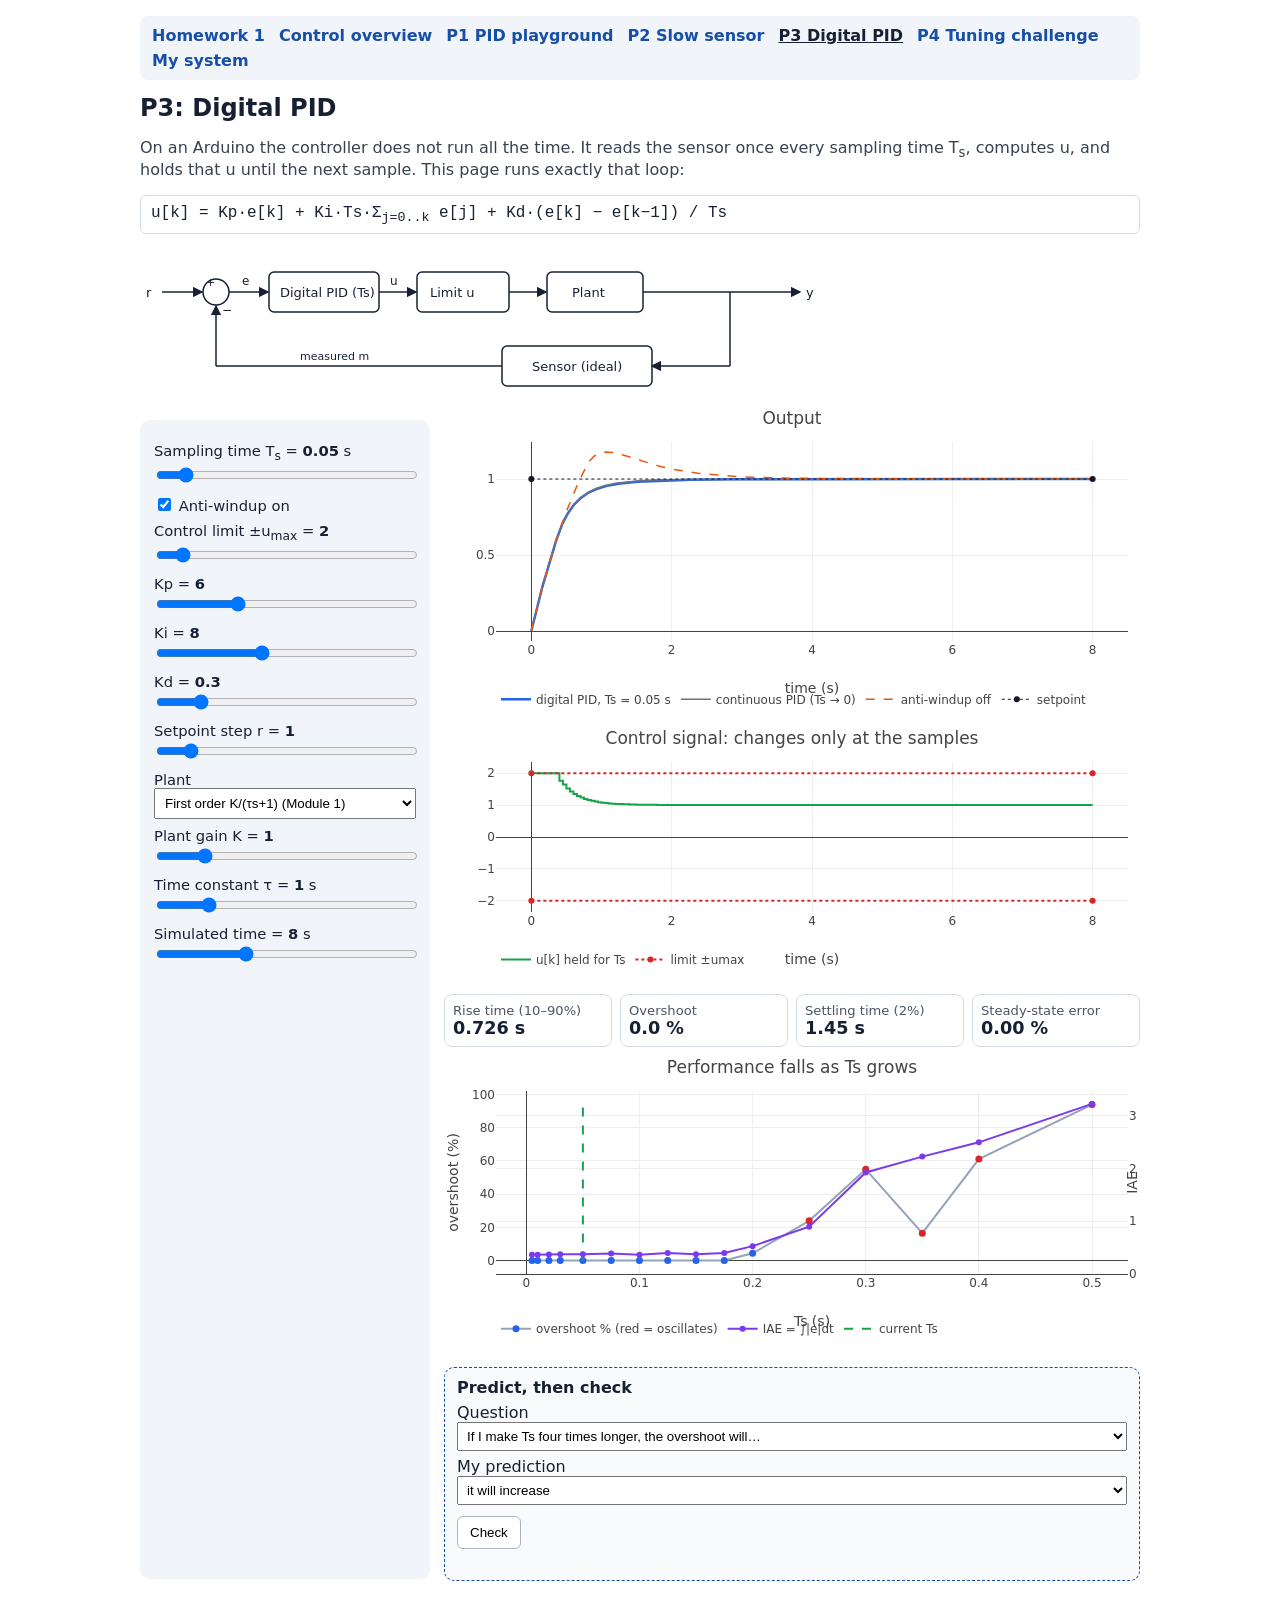
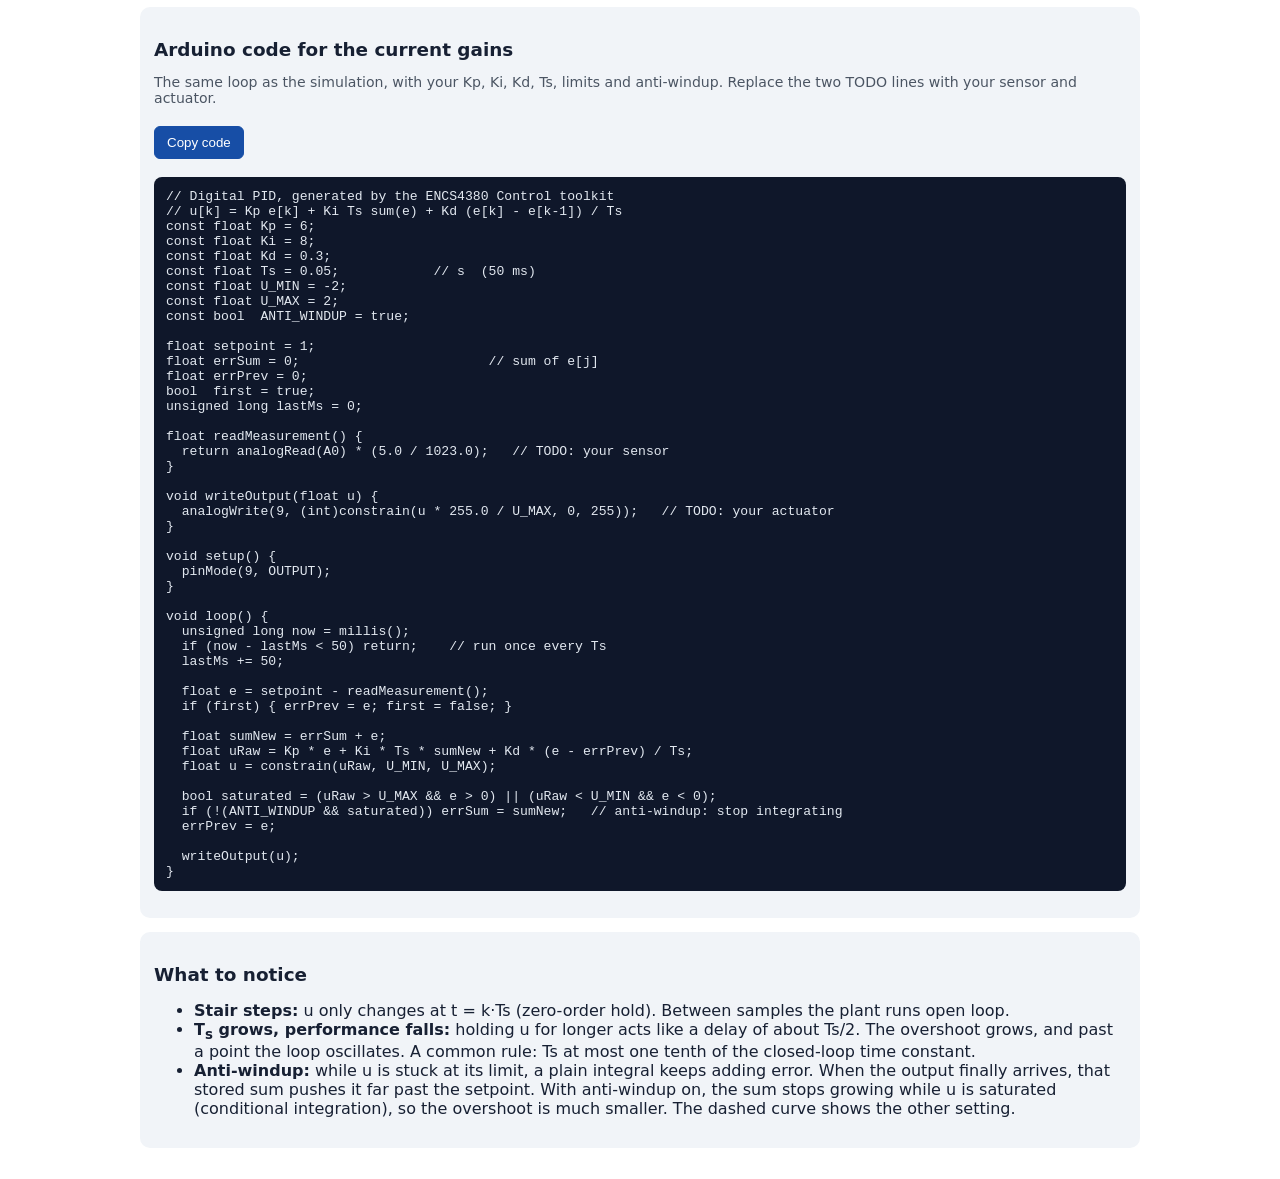
<file: control_p3.html>
<!doctype html>
<html lang="en">
<head>
  <meta charset="utf-8">
  <meta name="viewport" content="width=device-width, initial-scale=1">
  <title>P3: Digital PID</title>
  <script src="https://cdn.plot.ly/plotly-2.35.2.min.js"></script>
  <link rel="stylesheet" href="control.css">
</head>
<body>
<nav id="nav" aria-label="Control navigation"></nav>

<h1>P3: Digital PID</h1>
<p class="lead">On an Arduino the controller does not run all the time. It reads the sensor once every sampling time
T<sub>s</sub>, computes u, and holds that u until the next sample. This page runs exactly that loop:</p>
<p class="formula">u[k] = Kp·e[k] + Ki·Ts·Σ<sub>j=0..k</sub> e[j] + Kd·(e[k] − e[k−1]) / Ts</p>

<div id="diagram"></div>

<div class="layout">
  <section class="panel controls" id="ctl">
    <label>Sampling time T<sub>s</sub> = <b data-v="Ts"></b> s</label>
    <input type="range" data-k="Ts" min="0.005" max="0.5" step="0.005">
    <label><input type="checkbox" data-k="aw"> Anti-windup on</label>
    <label>Control limit ±u<sub>max</sub> = <b data-v="umax"></b></label>
    <input type="range" data-k="umax" min="0.5" max="20" step="0.5">
    <label>Kp = <b data-v="kp"></b></label>
    <input type="range" data-k="kp" min="0" max="20" step="0.1">
    <label>Ki = <b data-v="ki"></b></label>
    <input type="range" data-k="ki" min="0" max="20" step="0.1">
    <label>Kd = <b data-v="kd"></b></label>
    <input type="range" data-k="kd" min="0" max="2" step="0.01">
    <label>Setpoint step r = <b data-v="r"></b></label>
    <input type="range" data-k="r" min="0.5" max="5" step="0.5">
    <label>Plant
      <select data-k="type">
        <option value="1">First order K/(τs+1) (Module 1)</option>
        <option value="2">Second order (Module 3)</option>
      </select>
    </label>
    <label>Plant gain K = <b data-v="K"></b></label>
    <input type="range" data-k="K" min="0.2" max="5" step="0.1">
    <div id="firstOnly">
      <label>Time constant τ = <b data-v="tau"></b> s</label>
      <input type="range" data-k="tau" min="0.1" max="5" step="0.05">
    </div>
    <div id="secondOnly">
      <label>Natural frequency ωn = <b data-v="wn"></b> rad/s</label>
      <input type="range" data-k="wn" min="0.5" max="8" step="0.1">
      <label>Damping ratio ζ = <b data-v="z"></b></label>
      <input type="range" data-k="z" min="0.1" max="1.5" step="0.05">
    </div>
    <label>Simulated time = <b data-v="T"></b> s</label>
    <input type="range" data-k="T" min="2" max="20" step="1">
  </section>

  <section>
    <div id="plotY"></div>
    <div id="plotU"></div>
    <div id="metrics"></div>
    <div id="plotTs"></div>
    <div id="predict"></div>
  </section>
</div>

<section class="panel">
  <h2>Arduino code for the current gains</h2>
  <p class="note">The same loop as the simulation, with your Kp, Ki, Kd, Ts, limits and anti-windup.
  Replace the two TODO lines with your sensor and actuator.</p>
  <button type="button" id="copy" class="primary">Copy code</button>
  <pre id="code"></pre>
</section>

<section class="panel">
  <h2>What to notice</h2>
  <ul>
    <li><b>Stair steps:</b> u only changes at t = k·Ts (zero-order hold). Between samples the plant runs open loop.</li>
    <li><b>T<sub>s</sub> grows, performance falls:</b> holding u for longer acts like a delay of about Ts/2. The overshoot
      grows, and past a point the loop oscillates. A common rule: Ts at most one tenth of the closed-loop time constant.</li>
    <li><b>Anti-windup:</b> while u is stuck at its limit, a plain integral keeps adding error. When the output finally
      arrives, that stored sum pushes it far past the setpoint. With anti-windup on, the sum stops growing while u is
      saturated (conditional integration), so the overshoot is much smaller. The dashed curve shows the other setting.</li>
  </ul>
</section>

<script src="control_lib.js"></script>
<script>
  const s = { type: "1", K: 1, tau: 1, wn: 2, z: 0.5, Ts: 0.05, aw: true, umax: 2,
              kp: 6, ki: 8, kd: 0.3, r: 1, T: 8 };

  CL.nav("control_p3.html");
  CL.$("diagram").innerHTML = CL.diagram({ digital: true });

  function params(over) {
    const p = Object.assign({}, s, { taus: 0 }, over || {});
    p.umin = -p.umax;
    return p;
  }

  function update() {
    CL.$("firstOnly").hidden = s.type !== "1";
    CL.$("secondOnly").hidden = s.type !== "2";
    const o = CL.simulate(params());
    const other = CL.simulate(params({ aw: !s.aw }));
    const cont = CL.simulate(params({ Ts: 0 }));
    const m = CL.metrics(o, s.r);

    CL.plot("plotY", [
      { x: o.t, y: o.y, name: `digital PID, Ts = ${s.Ts} s`, line: { color: "#2563eb", width: 2.5 } },
      { x: cont.t, y: cont.y, name: "continuous PID (Ts → 0)", line: { color: "#6b7280", width: 1.5 } },
      { x: other.t, y: other.y, name: `anti-windup ${s.aw ? "off" : "on"}`,
        line: { color: "#ea580c", width: 1.5, dash: "dash" } },
      { x: [0, s.T], y: [s.r, s.r], name: "setpoint", line: { color: "#111827", dash: "dot", width: 1 } },
    ], { title: "Output", xaxis: { title: "time (s)" } });

    // Stair-step u: one point per sample, drawn as a step ("hv").
    const ut = o.uSteps.t.concat([s.T]);
    const uu = o.uSteps.u.concat([o.uSteps.u[o.uSteps.u.length - 1]]);
    CL.plot("plotU", [
      { x: ut, y: uu, name: "u[k] held for Ts", line: { color: "#16a34a", width: 2, shape: "hv" } },
      { x: [0, s.T], y: [s.umax, s.umax], name: "limit ±umax", line: { color: "#dc2626", dash: "dot" } },
      { x: [0, s.T], y: [-s.umax, -s.umax], showlegend: false, line: { color: "#dc2626", dash: "dot" } },
    ], { title: "Control signal: changes only at the samples", height: 260, xaxis: { title: "time (s)" } });
    CL.$("metrics").innerHTML = CL.metricsHTML(m);

    // Performance as Ts grows.
    const xs = [], os = [], err = [], col = [];
    for (const ts of [0.005, 0.01, 0.02, 0.03, 0.05, 0.075, 0.1, 0.125, 0.15, 0.175, 0.2, 0.25, 0.3, 0.35, 0.4, 0.5]) {
      const r = CL.simulate(params({ Ts: ts, T: Math.max(s.T, 10) }));
      const mm = CL.metrics(r, s.r);
      xs.push(ts); os.push(mm.os); err.push(CL.iae(r, s.r)); col.push(mm.oscillating ? "#dc2626" : "#2563eb");
    }
    CL.plot("plotTs", [
      { x: xs, y: os, name: "overshoot % (red = oscillates)", mode: "lines+markers",
        marker: { color: col, size: 7 }, line: { color: "#94a3b8" } },
      { x: xs, y: err, name: "IAE = ∫|e|dt", mode: "lines+markers", yaxis: "y2", line: { color: "#7c3aed" } },
      { x: [s.Ts, s.Ts], y: [0, Math.max(10, ...os.filter(isFinite))], name: "current Ts",
        mode: "lines", line: { color: "#16a34a", dash: "dash" } },
    ], { title: "Performance falls as Ts grows", height: 300, xaxis: { title: "Ts (s)" },
         yaxis: { title: "overshoot (%)" },
         yaxis2: { title: "IAE", overlaying: "y", side: "right", rangemode: "tozero" } });

    CL.$("code").textContent = CL.arduinoCode({ kp: s.kp, ki: s.ki, kd: s.kd, Ts: s.Ts,
      umin: -s.umax, umax: s.umax, aw: s.aw, r: s.r });
  }

  const osOf = p => CL.metrics(CL.simulate(params(p)), s.r).os;
  CL.predictBox("predict", { questions: [
    { q: "If I make Ts four times longer, the overshoot will…", name: "overshoot (%)",
      run: () => [osOf(), osOf({ Ts: Math.min(0.5, s.Ts * 4) })],
      why: "Holding u for longer is like adding a delay to the loop." },
    { q: "If I switch anti-windup off, the overshoot will…", name: "overshoot (%)",
      run: () => [osOf({ aw: true }), osOf({ aw: false })],
      why: "Only when u saturates: the stored integral then pushes the output past the setpoint." },
    { q: "If I raise the limit umax to 20, the effect of anti-windup will…", name: "overshoot difference off − on (%)",
      run: () => [osOf({ aw: false }) - osOf({ aw: true }),
                  osOf({ aw: false, umax: 20 }) - osOf({ aw: true, umax: 20 })],
      why: "With a high limit u never saturates, so there is nothing for anti-windup to do." },
  ] });

  CL.copyButton("copy", "code");
  CL.bindSliders("ctl", s, update);
  update();
</script>
</body>
</html>
</file>
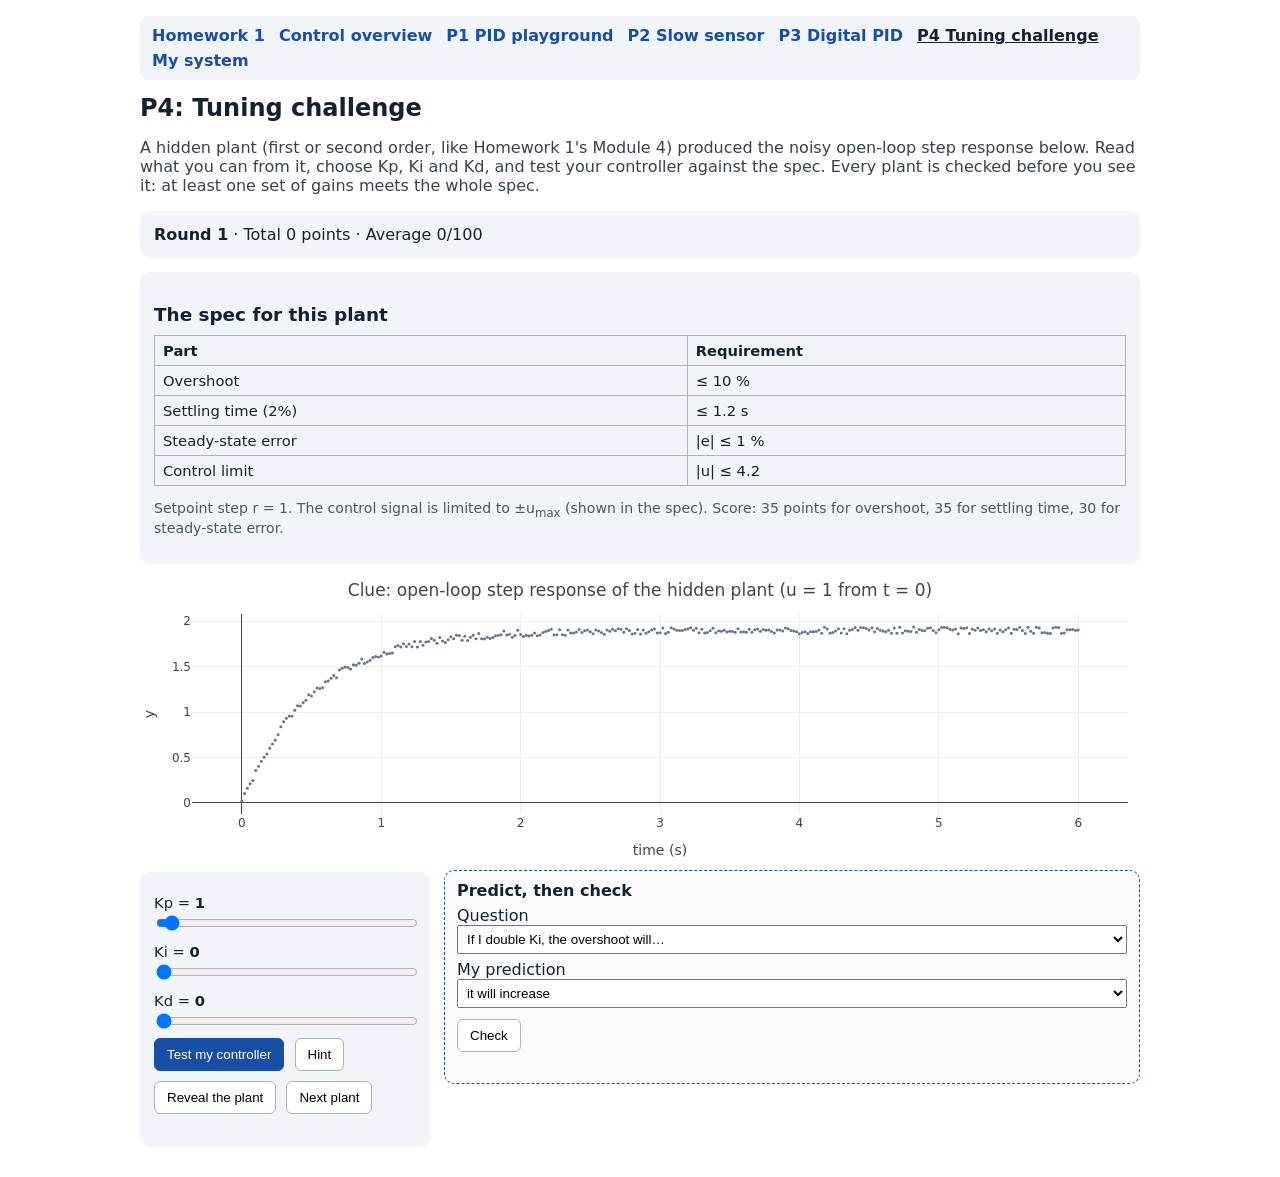
<file: control_p4.html>
<!doctype html>
<html lang="en">
<head>
  <meta charset="utf-8">
  <meta name="viewport" content="width=device-width, initial-scale=1">
  <title>P4: Tuning challenge</title>
  <script src="https://cdn.plot.ly/plotly-2.35.2.min.js"></script>
  <link rel="stylesheet" href="control.css">
</head>
<body>
<nav id="nav" aria-label="Control navigation"></nav>

<h1>P4: Tuning challenge</h1>
<p class="lead">A hidden plant (first or second order, like Homework 1's Module 4) produced the noisy open-loop step
response below. Read what you can from it, choose Kp, Ki and Kd, and test your controller against the spec.
Every plant is checked before you see it: at least one set of gains meets the whole spec.</p>

<section class="panel" id="board">
  <strong>Round <span id="round">1</span></strong> ·
  Total <span id="total">0</span> points · Average <span id="avg">0</span>/100
</section>

<section class="panel">
  <h2>The spec for this plant</h2>
  <table id="spec"></table>
  <p class="note">Setpoint step r = 1. The control signal is limited to ±u<sub>max</sub> (shown in the spec).
  Score: 35 points for overshoot, 35 for settling time, 30 for steady-state error.</p>
</section>

<div id="plotOpen"></div>

<div class="layout">
  <section class="panel controls" id="ctl">
    <label>Kp = <b data-v="kp"></b></label>
    <input type="range" data-k="kp" min="0" max="30" step="0.1">
    <label>Ki = <b data-v="ki"></b></label>
    <input type="range" data-k="ki" min="0" max="40" step="0.1">
    <label>Kd = <b data-v="kd"></b></label>
    <input type="range" data-k="kd" min="0" max="5" step="0.01">
    <button type="button" id="test" class="primary">Test my controller</button>
    <button type="button" id="hint">Hint</button>
    <button type="button" id="reveal">Reveal the plant</button>
    <button type="button" id="next">Next plant</button>
    <p id="hintText" class="note"></p>
  </section>
  <section>
    <div id="plotTest"></div>
    <div id="result"></div>
    <div id="predict"></div>
  </section>
</div>

<script src="control_lib.js"></script>
<script>
  CL.nav("control_p4.html");
  const g = { kp: 1, ki: 0, kd: 0 };
  let plant = null, spec = null, lastScore = null, round = 1, total = 0, done = 0;

  const rnd = (a, b) => a + Math.random() * (b - a);
  const round1 = v => Math.round(v * 10) / 10;

  // Open-loop settling time, used to set a spec that needs feedback to meet.
  function openLoopSettle(p) {
    if (p.type === "1") return 4 * p.tau;
    return p.z < 1 ? 4 / (p.z * p.wn) : 4 * (p.z + Math.sqrt(p.z * p.z - 1)) / p.wn;
  }

  function grade(p, sp, gains) {
    const o = CL.simulate(Object.assign({}, p, gains, { r: 1, umax: sp.umax, umin: -sp.umax, T: sp.T }));
    const m = CL.metrics(o, 1);
    const okOs = !m.oscillating && m.os <= sp.os;
    const okTs = !m.oscillating && m.settle != null && m.settle <= sp.ts;
    const okE = !m.oscillating && Math.abs(m.ess) <= sp.ess;
    return { o, m, okOs, okTs, okE, score: (okOs ? 35 : 0) + (okTs ? 35 : 0) + (okE ? 30 : 0) };
  }

  // Search a small grid of gains: proof that the spec can be met.
  function findSolution(p, sp) {
    for (const kp of [0.5, 1, 2, 3, 5, 8, 12]) for (const ki of [0.5, 1, 2, 4, 8, 16]) for (const kd of [0, 0.1, 0.3, 0.6]) {
      const gains = { kp: kp / p.K, ki: ki / p.K, kd: kd / p.K };
      if (grade(p, sp, gains).score === 100) return gains;
    }
    return null;
  }

  function newPlant() {
    for (let tries = 0; tries < 40; tries++) {
      const p = Math.random() < 0.5
        ? { type: "1", K: round1(rnd(0.5, 3)), tau: round1(rnd(0.3, 2.5)) }
        : { type: "2", K: round1(rnd(0.5, 3)), wn: round1(rnd(1.5, 6)), z: Math.round(rnd(0.2, 1.1) * 20) / 20 };
      const ts = Math.max(0.5, round1(0.6 * openLoopSettle(p)));
      const sp = { os: 10, ts, ess: 1, umax: round1(8 / p.K), T: Math.max(6, 3 * ts) };
      const sol = findSolution(p, sp);
      if (sol) { plant = p; spec = sp; spec.solution = sol; return; }
    }
  }

  function showRound() {
    newPlant();
    lastScore = null;
    CL.$("round").textContent = round;
    CL.$("hintText").textContent = "";
    CL.$("result").innerHTML = "";
    Plotly.purge("plotTest");
    CL.$("spec").innerHTML = `<tr><th>Part</th><th>Requirement</th></tr>
      <tr><td>Overshoot</td><td>≤ ${spec.os} %</td></tr>
      <tr><td>Settling time (2%)</td><td>≤ ${spec.ts} s</td></tr>
      <tr><td>Steady-state error</td><td>|e| ≤ ${spec.ess} %</td></tr>
      <tr><td>Control limit</td><td>|u| ≤ ${spec.umax}</td></tr>`;
    // Noisy open-loop response to u = 1 (the clue).
    const open = openLoop(plant, spec.T);
    const noise = 0.02 * plant.K;
    CL.plot("plotOpen", [
      { x: open.t, y: open.y.map(v => v + (Math.random() * 2 - 1) * noise), mode: "markers",
        marker: { size: 3, color: "#64748b" }, name: "measured y (noisy), input u = 1" },
    ], { title: "Clue: open-loop step response of the hidden plant (u = 1 from t = 0)", height: 280,
         xaxis: { title: "time (s)" }, yaxis: { title: "y" } });
  }

  // Open-loop step: the same RK4 model, driven by a constant u = 1 (no controller).
  function openLoop(p, T) {
    const h = 0.005, out = { t: [], y: [] };
    let y = 0, v = 0;
    for (let t = 0; t <= T + 1e-9; t += h) {
      if (Math.round(t / h) % 4 === 0) { out.t.push(t); out.y.push(y); }
      const f = (y_, v_) => p.type === "1" ? [(p.K - y_) / p.tau, 0]
        : [v_, p.wn * p.wn * (p.K - y_) - 2 * p.z * p.wn * v_];
      const k1 = f(y, v), k2 = f(y + h / 2 * k1[0], v + h / 2 * k1[1]);
      const k3 = f(y + h / 2 * k2[0], v + h / 2 * k2[1]), k4 = f(y + h * k3[0], v + h * k3[1]);
      y += h / 6 * (k1[0] + 2 * k2[0] + 2 * k3[0] + k4[0]);
      v += h / 6 * (k1[1] + 2 * k2[1] + 2 * k3[1] + k4[1]);
    }
    return out;
  }

  function test() {
    const r = grade(plant, spec, g);
    lastScore = Math.max(lastScore || 0, r.score);
    const yMax = Math.max(1.3, ...r.o.y.filter(isFinite).map(v => Math.min(v, 3)));
    CL.plot("plotTest", [
      { x: [0, spec.T, spec.T, 0], y: [1 + spec.os / 100, 1 + spec.os / 100, yMax, yMax], fill: "toself",
        fillcolor: "rgba(220,38,38,0.08)", line: { width: 0 }, name: "overshoot not allowed", hoverinfo: "skip" },
      { x: [spec.ts, spec.T, spec.T, spec.ts, spec.ts], y: [0.98, 0.98, 1.02, 1.02, 0.98],
        line: { color: "#16a34a", dash: "dot" }, name: "must be inside ±2% after ts" },
      { x: r.o.t, y: r.o.y, name: "your closed loop", line: { color: "#2563eb", width: 2.5 } },
      { x: [0, spec.T], y: [1, 1], name: "setpoint", line: { color: "#111827", dash: "dot", width: 1 } },
    ], { title: "Your controller against the spec", xaxis: { title: "time (s)" },
         yaxis: { range: [0, Math.min(yMax, 3)] } });
    const row = (name, ok, got) => `<tr><td>${name}</td><td>${got}</td><td class="${ok ? "ok" : "bad"}">${ok ? "PASS" : "FAIL"}</td></tr>`;
    const m = r.m;
    CL.$("result").innerHTML = `<table><tr><th>Part</th><th>Yours</th><th></th></tr>
      ${row(`Overshoot ≤ ${spec.os} %`, r.okOs, m.oscillating ? "oscillates" : CL.fmt(m.os, 1, " %"))}
      ${row(`Settling ≤ ${spec.ts} s`, r.okTs, m.oscillating || m.settle == null ? "not settled" : CL.fmt(m.settle, 2, " s"))}
      ${row(`|Steady-state error| ≤ ${spec.ess} %`, r.okE, m.oscillating ? "—" : CL.fmt(m.ess, 2, " %"))}
      </table><p><b>Score this test: ${r.score}/100</b> (best this round: ${lastScore}).</p>`;
  }

  CL.$("test").onclick = test;
  CL.$("hint").onclick = () => {
    CL.$("hintText").innerHTML = plant.type === "1"
      ? "It looks first order: read K from the final value and τ at 63%. Start with PI: Ki removes the error."
      : "It is second order (it bends or rings). Start with PI, then add a little Kd to calm the overshoot.";
  };
  CL.$("reveal").onclick = () => {
    const sol = spec.solution;
    CL.$("hintText").innerHTML = (plant.type === "1"
      ? `First order: K = ${plant.K}, τ = ${plant.tau} s.`
      : `Second order: K = ${plant.K}, ωn = ${plant.wn} rad/s, ζ = ${plant.z}.`) +
      ` One set of gains that passes: Kp = ${sol.kp.toFixed(2)}, Ki = ${sol.ki.toFixed(2)}, Kd = ${sol.kd.toFixed(2)}.`;
  };
  CL.$("next").onclick = () => {
    total += lastScore || 0; done += 1; round += 1;
    CL.$("total").textContent = total;
    CL.$("avg").textContent = (total / done).toFixed(0);
    Object.assign(g, { kp: 1, ki: 0, kd: 0 }); refresh();
    showRound();
  };

  const osOf = gains => CL.metrics(CL.simulate(Object.assign({}, plant, gains,
    { r: 1, umax: spec.umax, umin: -spec.umax, T: spec.T })), 1).os;
  CL.predictBox("predict", { questions: [
    { q: "If I double Ki, the overshoot will…", name: "overshoot (%)",
      run: () => [osOf(g), osOf(Object.assign({}, g, { ki: g.ki * 2 || 1 }))],
      why: "A stronger integral reaches the setpoint sooner but keeps pushing after it." },
    { q: "If I add Kd = 0.5, the overshoot will…", name: "overshoot (%)",
      run: () => [osOf(g), osOf(Object.assign({}, g, { kd: g.kd + 0.5 }))],
      why: "D brakes the output as it rises quickly towards the setpoint." },
  ] });

  const refresh = CL.bindSliders("ctl", g, () => {});
  showRound();
</script>
</body>
</html>
</file>
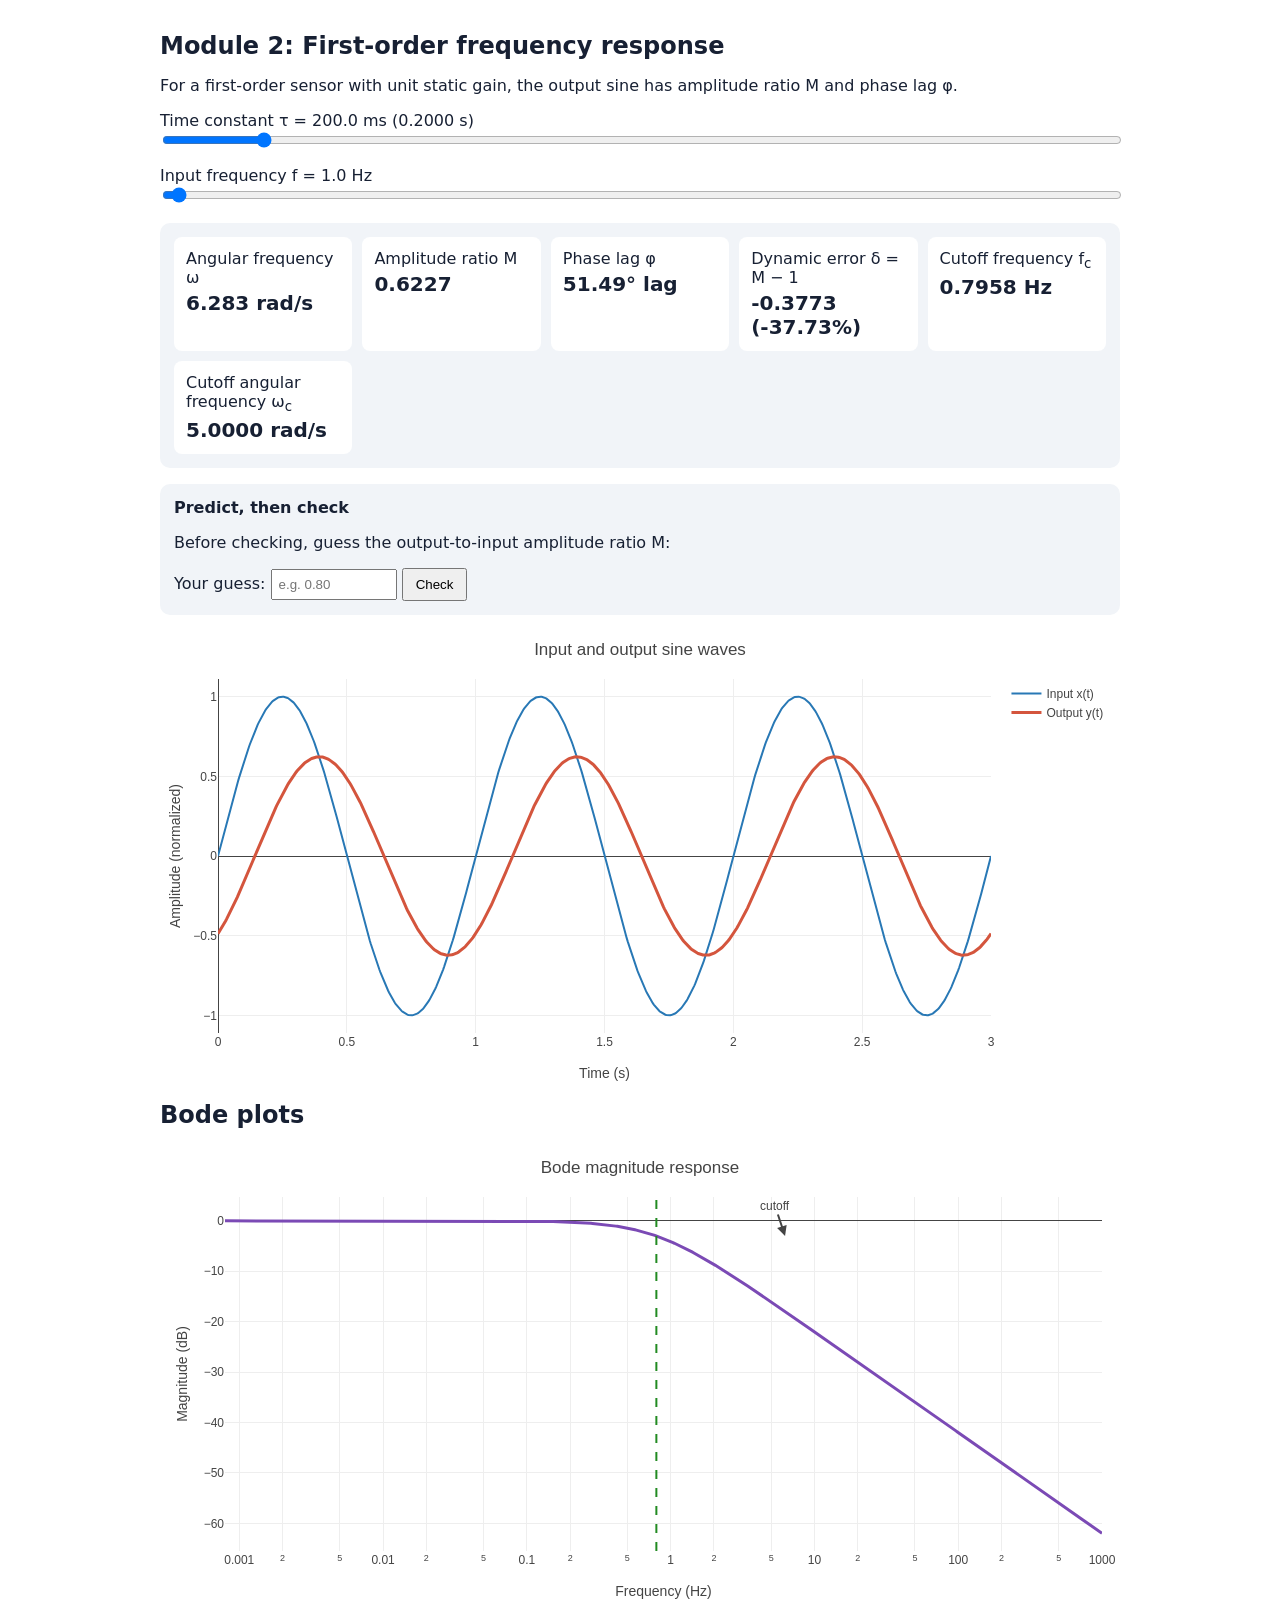
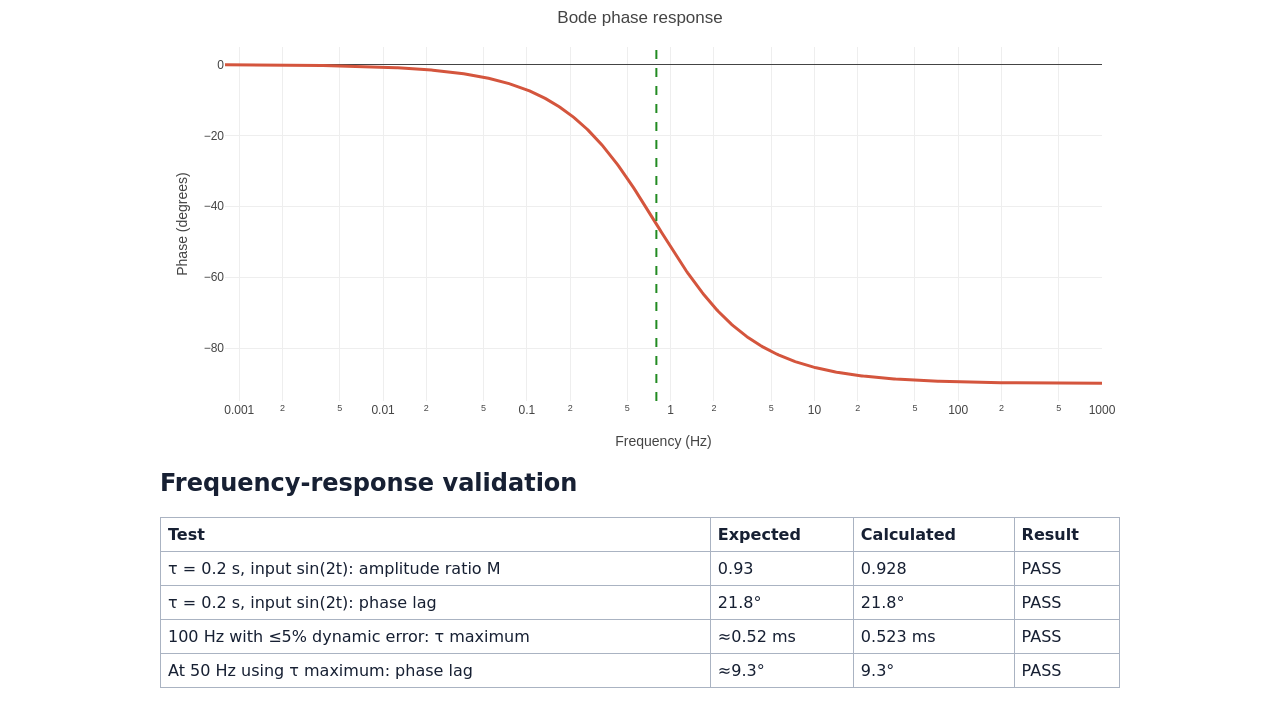
<file: module_2.html>
<!doctype html>
<html lang="en">
<head>
  <meta charset="utf-8">
  <meta name="viewport" content="width=device-width, initial-scale=1">
  <title>Module 2: First-order frequency response</title>
  <script src="https://cdn.plot.ly/plotly-2.35.2.min.js"></script>
  <style>
    body {
      font-family: system-ui, sans-serif;
      max-width: 960px;
      margin: auto;
      padding: 16px;
      color: #172033;
    }

    h1 {
      font-size: 1.5rem;
    }

    .control {
      margin: 14px 0;
    }

    input[type="range"] {
      width: 100%;
    }

    .panel {
      background: #f1f4f8;
      padding: 14px;
      margin: 16px 0;
      border-radius: 10px;
    }

    .readouts {
      display: grid;
      grid-template-columns: repeat(auto-fit, minmax(170px, 1fr));
      gap: 10px;
    }

    .readout {
      background: white;
      padding: 12px;
      border-radius: 8px;
    }

    .value {
      display: block;
      font-size: 1.25rem;
      font-weight: 700;
      margin-top: 4px;
    }

    input[type="number"] {
      width: 110px;
      padding: 6px;
    }

    button {
      padding: 7px 12px;
      cursor: pointer;
    }

    #guessResult {
      font-weight: 700;
      margin-left: 8px;
    }

    table {
      border-collapse: collapse;
      width: 100%;
      margin: 12px 0;
    }

    th, td {
      border: 1px solid #aab3c2;
      padding: 7px;
      text-align: left;
    }

    @media (max-width: 520px) {
      body {
        padding: 10px;
      }

      table {
        font-size: .86rem;
      }
    }
  </style>
</head>

<body>
  <h1>Module 2: First-order frequency response</h1>

  <p>
    For a first-order sensor with unit static gain, the output sine has
    amplitude ratio M and phase lag φ.
  </p>

  <div class="control">
    <label for="tau">
      Time constant τ = <span id="tauValue"></span>
    </label>
    <input
      type="range"
      id="tau"
      min="0.1"
      max="2000"
      step="0.1"
      value="200"
    >
  </div>

  <div class="control">
    <label for="frequency">
      Input frequency f = <span id="frequencyValue"></span>
    </label>
    <input
      type="range"
      id="frequency"
      min="0.1"
      max="100"
      step="0.1"
      value="1"
    >
  </div>

  <section class="panel readouts">
    <div class="readout">
      Angular frequency ω
      <span class="value" id="omegaValue"></span>
    </div>

    <div class="readout">
      Amplitude ratio M
      <span class="value" id="mValue"></span>
    </div>

    <div class="readout">
      Phase lag φ
      <span class="value" id="phaseValue"></span>
    </div>

    <div class="readout">
      Dynamic error δ = M − 1
      <span class="value" id="errorValue"></span>
    </div>

    <div class="readout">
      Cutoff frequency f<sub>c</sub>
      <span class="value" id="cutoffHzValue"></span>
    </div>

    <div class="readout">
      Cutoff angular frequency ω<sub>c</sub>
      <span class="value" id="cutoffOmegaValue"></span>
    </div>
  </section>

  <section class="panel">
    <strong>Predict, then check</strong>

    <p>
      Before checking, guess the output-to-input amplitude ratio M:
    </p>

    <label for="guess">Your guess:</label>
    <input
      type="number"
      id="guess"
      min="0"
      max="1"
      step="0.01"
      placeholder="e.g. 0.80"
    >

    <button id="checkButton" type="button">Check</button>
    <span id="guessResult" role="status" aria-live="polite"></span>
  </section>

  <div id="sinePlot" aria-label="Input and output sine waves"></div>

  <h2>Bode plots</h2>
  <div id="bodeMagnitude" aria-label="Bode magnitude plot"></div>
  <div id="bodePhase" aria-label="Bode phase plot"></div>

  <div id="validation"></div>

  <script>
    const $ = id => document.getElementById(id);

    function calc(tauSeconds, frequencyHz) {
      const omega = 2 * Math.PI * frequencyHz;
      const magnitude = 1 / Math.sqrt(1 + (omega * tauSeconds) ** 2);
      const phaseRad = -Math.atan(omega * tauSeconds);

      return {
        omega,
        magnitude,
        phaseRad,
        phaseDeg: phaseRad * 180 / Math.PI
      };
    }

    function checkGuess() {
      const guessText = $("guess").value;
      const guess = Number(guessText);

      if (guessText === "" || !Number.isFinite(guess)) {
        $("guessResult").textContent = "Enter a number first.";
        return;
      }

      const tauSeconds = Number($("tau").value) / 1000;
      const frequencyHz = Number($("frequency").value);
      const expected = calc(tauSeconds, frequencyHz).magnitude;
      const correct = Math.abs(guess - expected) <= 0.03;

      $("guessResult").textContent = correct
        ? `✅ Correct! M = ${expected.toFixed(3)}`
        : `❌ Try again. M = ${expected.toFixed(3)}`;
    }

    function logSpace(min, max, count) {
      const low = Math.log10(min);
      const high = Math.log10(max);

      return Array.from(
        { length: count },
        (_, i) => 10 ** (low + (high - low) * i / (count - 1))
      );
    }

    function update() {
      const tauMs = Number($("tau").value);
      const tau = tauMs / 1000;
      const frequencyHz = Number($("frequency").value);

      const {
        omega,
        magnitude,
        phaseDeg
      } = calc(tau, frequencyHz);

      const delta = magnitude - 1;
      const cutoffHz = 1 / (2 * Math.PI * tau);
      const cutoffOmega = 1 / tau;

      $("tauValue").textContent =
        `${tauMs.toFixed(1)} ms (${tau.toFixed(4)} s)`;

      $("frequencyValue").textContent =
        `${frequencyHz.toFixed(1)} Hz`;

      $("omegaValue").textContent =
        `${omega.toFixed(3)} rad/s`;

      $("mValue").textContent =
        magnitude.toFixed(4);

      $("phaseValue").textContent =
        `${Math.abs(phaseDeg).toFixed(2)}° lag`;

      $("errorValue").textContent =
        `${delta.toFixed(4)} (${(delta * 100).toFixed(2)}%)`;

      $("cutoffHzValue").textContent =
        `${cutoffHz.toFixed(4)} Hz`;

      $("cutoffOmegaValue").textContent =
        `${cutoffOmega.toFixed(4)} rad/s`;

      // Input and output sine waves: show three periods.
      const period = 1 / frequencyHz;
      const times = Array.from(
        { length: 801 },
        (_, i) => 3 * period * i / 800
      );

      const input = times.map(t =>
        Math.sin(omega * t)
      );

      const output = times.map(t =>
        magnitude * Math.sin(omega * t + phaseDeg * Math.PI / 180)
      );

      Plotly.react("sinePlot", [
        {
          x: times,
          y: input,
          name: "Input x(t)",
          mode: "lines",
          line: { color: "#2878b5", width: 2 }
        },
        {
          x: times,
          y: output,
          name: "Output y(t)",
          mode: "lines",
          line: { color: "#d4553d", width: 3 }
        }
      ], {
        title: "Input and output sine waves",
        xaxis: { title: "Time (s)" },
        yaxis: { title: "Amplitude (normalized)" },
        margin: { t: 48, r: 18, b: 48, l: 58 }
      }, {
        responsive: true
      });

      // Bode plots across a frequency range around the cutoff.
      const minFrequency = Math.max(0.0001, cutoffHz / 1000);
      const maxFrequency = Math.max(1000, cutoffHz * 1000);
      const frequencies = logSpace(minFrequency, maxFrequency, 600);

      const magnitudesDb = frequencies.map(f =>
        20 * Math.log10(calc(tau, f).magnitude)
      );

      const phases = frequencies.map(f =>
        calc(tau, f).phaseDeg
      );

      const cutoffLine = {
        type: "line",
        x0: cutoffHz,
        x1: cutoffHz,
        y0: 0,
        y1: 1,
        yref: "paper",
        line: { color: "#228b22", dash: "dash" }
      };

      Plotly.react("bodeMagnitude", [{
        x: frequencies,
        y: magnitudesDb,
        name: "Magnitude",
        mode: "lines",
        line: { color: "#7b4ab5", width: 3 }
      }], {
        title: "Bode magnitude response",
        xaxis: { title: "Frequency (Hz)", type: "log" },
        yaxis: { title: "Magnitude (dB)" },
        shapes: [cutoffLine],
        margin: { t: 48, r: 18, b: 48, l: 65 },
        annotations: [{
          x: cutoffHz,
          y: -3.01,
          text: "cutoff",
          showarrow: true,
          arrowhead: 2
        }]
      }, {
        responsive: true
      });

      Plotly.react("bodePhase", [{
        x: frequencies,
        y: phases,
        name: "Phase",
        mode: "lines",
        line: { color: "#d4553d", width: 3 }
      }], {
        title: "Bode phase response",
        xaxis: { title: "Frequency (Hz)", type: "log" },
        yaxis: { title: "Phase (degrees)" },
        shapes: [cutoffLine],
        margin: { t: 48, r: 18, b: 48, l: 65 }
      }, {
        responsive: true
      });

      // Validation values from the assignment.
      // sin(2t) means angular frequency ω = 2 rad/s.
      const test1 = calc(0.2, 2 / (2 * Math.PI));

      // For no more than 5% dynamic error, M must be at least 0.95.
      const tauMax =
        Math.sqrt(1 / (0.95 ** 2) - 1) / (2 * Math.PI * 100);

      const phaseAt50 = calc(tauMax, 50).phaseDeg;

      const checks = [
        [
          "τ = 0.2 s, input sin(2t): amplitude ratio M",
          "0.93",
          test1.magnitude.toFixed(3),
          Math.abs(test1.magnitude - 0.93) < 0.01
        ],
        [
          "τ = 0.2 s, input sin(2t): phase lag",
          "21.8°",
          `${Math.abs(test1.phaseDeg).toFixed(1)}°`,
          Math.abs(Math.abs(test1.phaseDeg) - 21.8) < 0.2
        ],
        [
          "100 Hz with ≤5% dynamic error: τ maximum",
          "≈0.52 ms",
          `${(tauMax * 1000).toFixed(3)} ms`,
          Math.abs(tauMax * 1000 - 0.52) < 0.02
        ],
        [
          "At 50 Hz using τ maximum: phase lag",
          "≈9.3°",
          `${Math.abs(phaseAt50).toFixed(1)}°`,
          Math.abs(Math.abs(phaseAt50) - 9.3) < 0.2
        ]
      ];

      $("validation").innerHTML = `
        <h2>Frequency-response validation</h2>
        <table>
          <thead>
            <tr>
              <th>Test</th>
              <th>Expected</th>
              <th>Calculated</th>
              <th>Result</th>
            </tr>
          </thead>
          <tbody>
            ${checks.map(([name, expected, actual, pass]) =>
              `<tr>
                <td>${name}</td>
                <td>${expected}</td>
                <td>${actual}</td>
                <td>${pass ? "PASS" : "FAIL"}</td>
              </tr>`
            ).join("")}
          </tbody>
        </table>`;
    }

    ["tau", "frequency"].forEach(id =>
      $(id).addEventListener("input", update)
    );

    $("checkButton").addEventListener("click", checkGuess);

    update();
  </script>
</body>
</html>
</file>
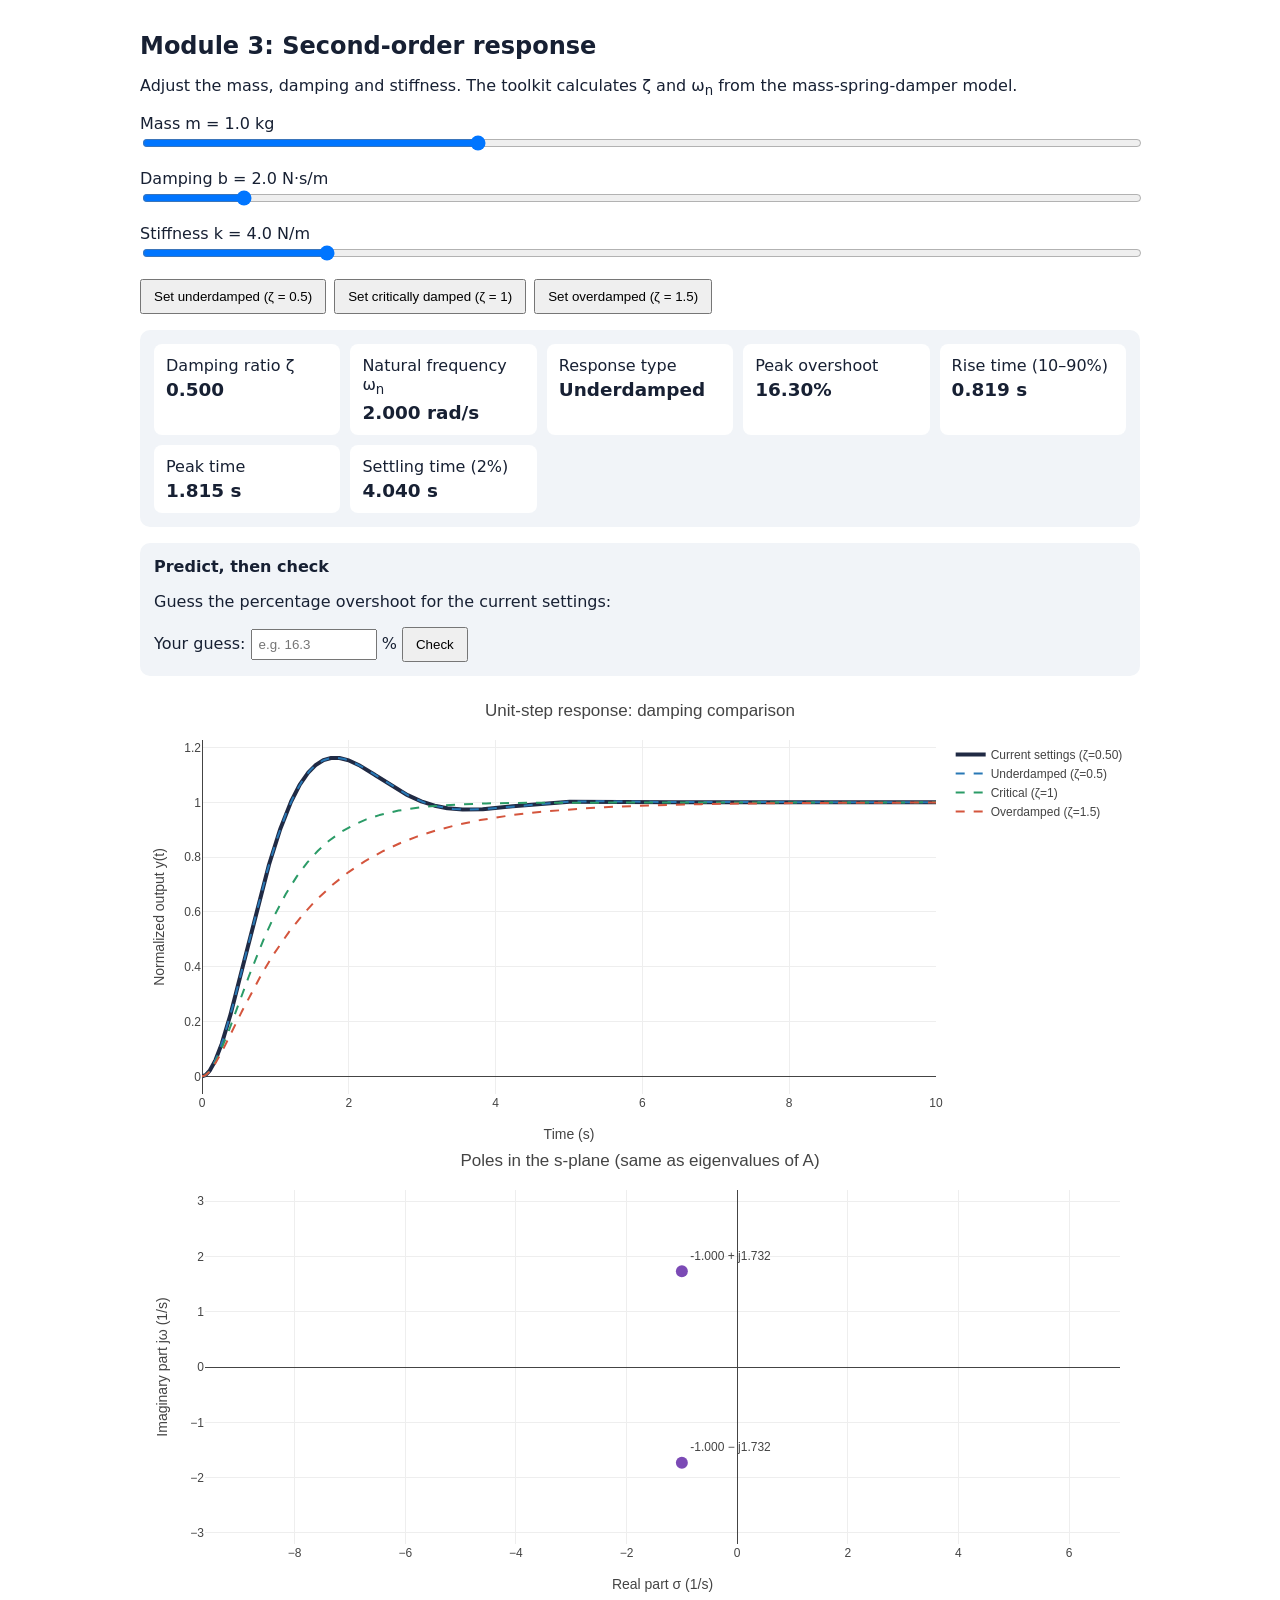
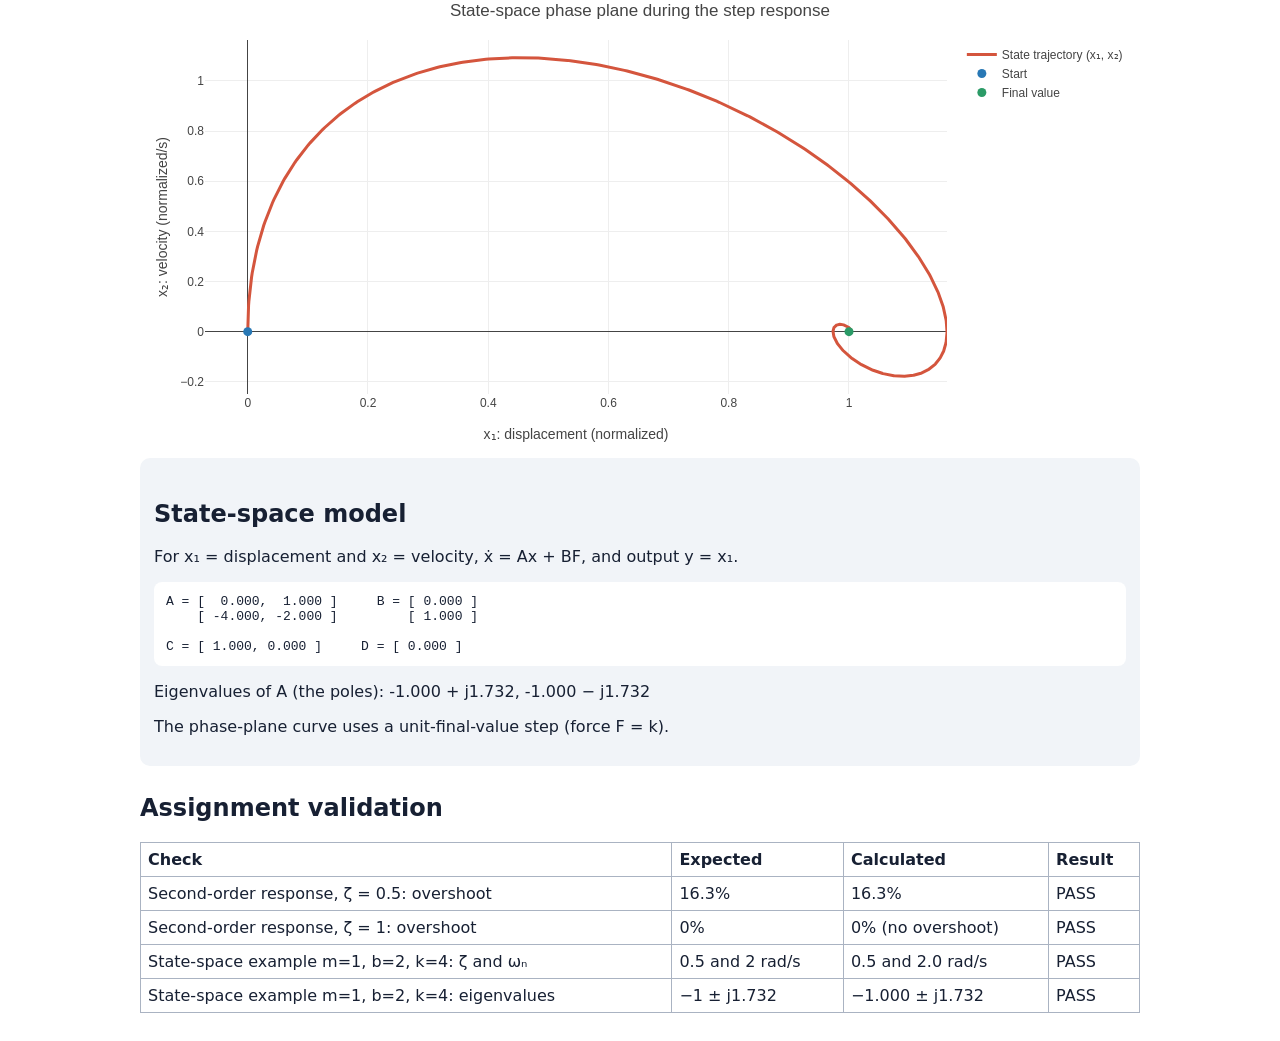
<file: module_3.html>
<!doctype html>
<html lang="en">
<head>
  <meta charset="utf-8">
  <meta name="viewport" content="width=device-width, initial-scale=1">
  <title>Module 3: Second-order response</title>
  <script src="https://cdn.plot.ly/plotly-2.35.2.min.js"></script>
  <style>
    body { font-family: system-ui, sans-serif; max-width: 1000px; margin: auto; padding: 16px; color: #172033; }
    h1 { font-size: 1.5rem; }
    h2 { margin-top: 28px; }
    .control { margin: 14px 0; }
    input[type="range"] { width: 100%; }
    .panel { background: #f1f4f8; padding: 14px; margin: 16px 0; border-radius: 10px; }
    .readouts { display: grid; grid-template-columns: repeat(auto-fit, minmax(160px, 1fr)); gap: 10px; }
    .readout { background: white; padding: 12px; border-radius: 8px; }
    .value { display: block; font-size: 1.15rem; font-weight: 700; margin-top: 4px; }
    .buttons { display: flex; flex-wrap: wrap; gap: 8px; margin: 12px 0; }
    button { padding: 8px 12px; cursor: pointer; }
    input[type="number"] { width: 110px; padding: 6px; }
    pre { overflow-x: auto; background: white; padding: 12px; border-radius: 8px; }
    table { border-collapse: collapse; width: 100%; margin: 12px 0; }
    th, td { border: 1px solid #aab3c2; padding: 7px; text-align: left; }
    #guessResult { font-weight: 700; margin-left: 8px; }
    @media (max-width: 520px) {
      body { padding: 10px; }
      table { font-size: .84rem; }
    }
  </style>
</head>
<body>
  <h1>Module 3: Second-order response</h1>
  <p>Adjust the mass, damping and stiffness. The toolkit calculates ζ and ω<sub>n</sub> from the mass-spring-damper model.</p>

  <div class="control">
    <label for="mass">Mass m = <span id="massValue"></span> kg</label>
    <input type="range" id="mass" min="0.5" max="2" step="0.1" value="1">
  </div>

  <div class="control">
    <label for="damping">Damping b = <span id="dampingValue"></span> N·s/m</label>
    <input type="range" id="damping" min="0.1" max="20" step="0.1" value="2">
  </div>

  <div class="control">
    <label for="stiffness">Stiffness k = <span id="stiffnessValue"></span> N/m</label>
    <input type="range" id="stiffness" min="0.5" max="20" step="0.1" value="4">
  </div>

  <div class="buttons" aria-label="Damping presets">
    <button type="button" data-zeta="0.5">Set underdamped (ζ = 0.5)</button>
    <button type="button" data-zeta="1">Set critically damped (ζ = 1)</button>
    <button type="button" data-zeta="1.5">Set overdamped (ζ = 1.5)</button>
  </div>

  <section class="panel readouts">
    <div class="readout">Damping ratio ζ<span class="value" id="zetaValue"></span></div>
    <div class="readout">Natural frequency ω<sub>n</sub><span class="value" id="wnValue"></span></div>
    <div class="readout">Response type<span class="value" id="typeValue"></span></div>
    <div class="readout">Peak overshoot<span class="value" id="overshootValue"></span></div>
    <div class="readout">Rise time (10–90%)<span class="value" id="riseValue"></span></div>
    <div class="readout">Peak time<span class="value" id="peakValue"></span></div>
    <div class="readout">Settling time (2%)<span class="value" id="settleValue"></span></div>
  </section>

  <section class="panel">
    <strong>Predict, then check</strong>
    <p>Guess the percentage overshoot for the current settings:</p>
    <label for="guess">Your guess:</label>
    <input type="number" id="guess" min="0" step="0.1" placeholder="e.g. 16.3">
    <span>%</span>
    <button id="checkButton" type="button">Check</button>
    <span id="guessResult" role="status" aria-live="polite"></span>
  </section>

  <div id="responsePlot" aria-label="Second-order step response plot"></div>
  <div id="polePlot" aria-label="Pole locations in the s-plane"></div>
  <div id="phasePlot" aria-label="State-space phase-plane trajectory"></div>

  <section class="panel">
    <h2>State-space model</h2>
    <p>For x₁ = displacement and x₂ = velocity, ẋ = Ax + BF, and output y = x₁.</p>
    <pre id="matrixDisplay"></pre>
    <p id="eigenDisplay"></p>
    <p>The phase-plane curve uses a unit-final-value step (force F = k).</p>
  </section>

  <div id="validation"></div>

  <script>
    const $ = id => document.getElementById(id);

    function response(t, zeta, wn) {
      if (Math.abs(zeta - 1) < 0.001) {
        return 1 - Math.exp(-wn * t) * (1 + wn * t);
      }

      if (zeta < 1) {
        const wd = wn * Math.sqrt(1 - zeta * zeta);
        return 1 - Math.exp(-zeta * wn * t) *
          (Math.cos(wd * t) + zeta / Math.sqrt(1 - zeta * zeta) * Math.sin(wd * t));
      }

      const root = Math.sqrt(zeta * zeta - 1);
      const p1 = -wn * (zeta - root);
      const p2 = -wn * (zeta + root);

      return 1 + (p2 * Math.exp(p1 * t) - p1 * Math.exp(p2 * t)) / (p1 - p2);
    }

    function velocity(t, zeta, wn) {
      if (Math.abs(zeta - 1) < 0.001) {
        return wn * wn * t * Math.exp(-wn * t);
      }

      if (zeta < 1) {
        const wd = wn * Math.sqrt(1 - zeta * zeta);
        return (wn * wn / wd) * Math.exp(-zeta * wn * t) * Math.sin(wd * t);
      }

      const root = Math.sqrt(zeta * zeta - 1);
      const p1 = -wn * (zeta - root);
      const p2 = -wn * (zeta + root);

      return (p1 * p2) * (Math.exp(p1 * t) - Math.exp(p2 * t)) / (p1 - p2);
    }

    function makeTimes(zeta, wn) {
      const slowRate = zeta < 1
        ? Math.max(0.0001, zeta * wn)
        : wn * (zeta - Math.sqrt(Math.max(0, zeta * zeta - 1)));

      const horizon = Math.min(10000, Math.max(10 / slowRate, 8 / wn));
      const earlyEnd = Math.min(horizon, 8 / wn);
      const earlyCount = 900;
      const lateCount = 2100;

      const early = Array.from(
        { length: earlyCount },
        (_, i) => earlyEnd * i / (earlyCount - 1)
      );

      const late = Array.from(
        { length: lateCount },
        (_, i) => earlyEnd + (horizon - earlyEnd) * (i + 1) / lateCount
      );

      return [...early, ...late];
    }

    function calculateMetrics(times, values) {
      let maxValue = -Infinity;
      let maxIndex = 0;

      for (let i = 0; i < values.length; i++) {
        if (values[i] > maxValue) {
          maxValue = values[i];
          maxIndex = i;
        }
      }

      function crossingTime(level) {
        for (let i = 1; i < values.length; i++) {
          if (values[i] >= level) {
            const fraction = (level - values[i - 1]) / (values[i] - values[i - 1]);
            return times[i - 1] + fraction * (times[i] - times[i - 1]);
          }
        }
        return NaN;
      }

      let lastOutside = -1;

      for (let i = 0; i < values.length; i++) {
        if (Math.abs(values[i] - 1) > 0.02) {
          lastOutside = i;
        }
      }

      const settling = lastOutside >= 0 && lastOutside < times.length - 1
        ? times[lastOutside + 1]
        : lastOutside === -1 ? 0 : NaN;

      return {
        overshoot: Math.max(0, (maxValue - 1) * 100),
        peakTime: maxValue > 1.0001 ? times[maxIndex] : NaN,
        riseTime: crossingTime(0.9) - crossingTime(0.1),
        settlingTime: settling
      };
    }

    function poleValues(m, b, k) {
      const a = b / m;
      const c = k / m;
      const discriminant = a * a - 4 * c;

      if (discriminant >= 0) {
        return [
          { re: (-a + Math.sqrt(discriminant)) / 2, im: 0 },
          { re: (-a - Math.sqrt(discriminant)) / 2, im: 0 }
        ];
      }

      const real = -a / 2;
      const imag = Math.sqrt(-discriminant) / 2;

      return [
        { re: real, im: imag },
        { re: real, im: -imag }
      ];
    }

    function checkGuess(expected) {
      const text = $("guess").value;
      const guess = Number(text);

      if (text === "" || !Number.isFinite(guess)) {
        $("guessResult").textContent = "Enter a number first.";
        return;
      }

      const correct = Math.abs(guess - expected) <= Math.max(1, expected * 0.1);

      $("guessResult").textContent = correct
        ? `✅ Correct! Overshoot ≈ ${expected.toFixed(1)}%`
        : `❌ Try again. Overshoot ≈ ${expected.toFixed(1)}%`;
    }

    function update() {
      const m = Number($("mass").value);
      const b = Number($("damping").value);
      const k = Number($("stiffness").value);

      const wn = Math.sqrt(k / m);
      const zeta = b / (2 * Math.sqrt(m * k));
      const kind = zeta < 0.999
        ? "Underdamped"
        : zeta <= 1.001 ? "Critically damped" : "Overdamped";

      $("massValue").textContent = m.toFixed(1);
      $("dampingValue").textContent = b.toFixed(1);
      $("stiffnessValue").textContent = k.toFixed(1);
      $("zetaValue").textContent = zeta.toFixed(3);
      $("wnValue").textContent = `${wn.toFixed(3)} rad/s`;
      $("typeValue").textContent = kind;

      const times = makeTimes(zeta, wn);
      const values = times.map(t => response(t, zeta, wn));
      const speeds = times.map(t => velocity(t, zeta, wn));
      const metrics = calculateMetrics(times, values);

      $("overshootValue").textContent = `${metrics.overshoot.toFixed(2)}%`;
      $("riseValue").textContent = Number.isFinite(metrics.riseTime)
        ? `${metrics.riseTime.toFixed(3)} s`
        : "not reached";
      $("peakValue").textContent = Number.isFinite(metrics.peakTime)
        ? `${metrics.peakTime.toFixed(3)} s`
        : "no overshoot peak";
      $("settleValue").textContent = Number.isFinite(metrics.settlingTime)
        ? `${metrics.settlingTime.toFixed(3)} s`
        : `>${times[times.length - 1].toFixed(2)} s`;

      $("guessResult").textContent = "";
      $("checkButton").onclick = () => checkGuess(metrics.overshoot);

      // Plot the current step response and reference curves for all three damping cases.
      const responseTraces = [{
        x: times,
        y: values,
        name: `Current settings (ζ=${zeta.toFixed(2)})`,
        mode: "lines",
        line: { width: 4, color: "#202a44" }
      }];

      [0.5, 1, 1.5].forEach((referenceZeta, index) => {
        const colors = ["#2878b5", "#2b9b67", "#d4553d"];

        responseTraces.push({
          x: times,
          y: times.map(t => response(t, referenceZeta, wn)),
          name: `${["Underdamped", "Critical", "Overdamped"][index]} (ζ=${referenceZeta})`,
          mode: "lines",
          line: { width: 2, dash: "dash", color: colors[index] }
        });
      });

      Plotly.react("responsePlot", responseTraces, {
        title: "Unit-step response: damping comparison",
        xaxis: { title: "Time (s)" },
        yaxis: { title: "Normalized output y(t)" },
        margin: { t: 48, r: 18, b: 48, l: 62 }
      }, { responsive: true });

      // State-space model: ẋ = Ax + BF, y = [1 0]x.
      const a21 = -k / m;
      const a22 = -b / m;
      const b2 = 1 / m;
      const poles = poleValues(m, b, k);
      const fmtPole = p =>
        `${p.re.toFixed(3)} ${p.im >= 0 ? "+" : "−"} j${Math.abs(p.im).toFixed(3)}`;

      $("matrixDisplay").textContent =
        `A = [  0.000,  1.000 ]     B = [ 0.000 ]\n` +
        `    [ ${a21.toFixed(3)}, ${a22.toFixed(3)} ]         [ ${b2.toFixed(3)} ]\n\n` +
        `C = [ 1.000, 0.000 ]     D = [ 0.000 ]`;

      $("eigenDisplay").textContent =
        `Eigenvalues of A (the poles): ${fmtPole(poles[0])}, ${fmtPole(poles[1])}`;

      const range = Math.max(
        wn * 1.6,
        ...poles.map(p => Math.abs(p.im) * 1.4),
        1
      );

      Plotly.react("polePlot", [{
        x: poles.map(p => p.re),
        y: poles.map(p => p.im),
        text: poles.map(fmtPole),
        textposition: "top right",
        name: "Poles / eigenvalues",
        mode: "markers+text",
        marker: { size: 12, color: "#7b4ab5" }
      }], {
        title: "Poles in the s-plane (same as eigenvalues of A)",
        xaxis: {
          title: "Real part σ (1/s)",
          range: [-range, 0.5],
          zeroline: true
        },
        yaxis: {
          title: "Imaginary part jω (1/s)",
          range: [-range, range],
          zeroline: true,
          scaleanchor: "x",
          scaleratio: 1
        },
        margin: { t: 48, r: 20, b: 48, l: 65 },
        showlegend: false
      }, { responsive: true });

      Plotly.react("phasePlot", [{
        x: values,
        y: speeds,
        name: "State trajectory (x₁, x₂)",
        mode: "lines",
        line: { width: 3, color: "#d4553d" }
      }, {
        x: [values[0]],
        y: [speeds[0]],
        name: "Start",
        mode: "markers",
        marker: { size: 9, color: "#2878b5" }
      }, {
        x: [values[values.length - 1]],
        y: [speeds[speeds.length - 1]],
        name: "Final value",
        mode: "markers",
        marker: { size: 9, color: "#2b9b67" }
      }], {
        title: "State-space phase plane during the step response",
        xaxis: { title: "x₁: displacement (normalized)" },
        yaxis: { title: "x₂: velocity (normalized/s)" },
        margin: { t: 48, r: 18, b: 48, l: 65 }
      }, { responsive: true });

      // Assignment validation values.
      const zeta05Overshoot =
        Math.exp(-0.5 * Math.PI / Math.sqrt(1 - 0.5 ** 2)) * 100;

      const validation = [
        [
          "Second-order response, ζ = 0.5: overshoot",
          "16.3%",
          `${zeta05Overshoot.toFixed(1)}%`,
          Math.abs(zeta05Overshoot - 16.3) < 0.1
        ],
        [
          "Second-order response, ζ = 1: overshoot",
          "0%",
          "0% (no overshoot)",
          true
        ],
        [
          "State-space example m=1, b=2, k=4: ζ and ωₙ",
          "0.5 and 2 rad/s",
          `${(2 / (2 * Math.sqrt(1 * 4))).toFixed(1)} and ${Math.sqrt(4 / 1).toFixed(1)} rad/s`,
          true
        ],
        [
          "State-space example m=1, b=2, k=4: eigenvalues",
          "−1 ± j1.732",
          "−1.000 ± j1.732",
          true
        ]
      ];

      $("validation").innerHTML = `
        <h2>Assignment validation</h2>
        <table>
          <thead>
            <tr><th>Check</th><th>Expected</th><th>Calculated</th><th>Result</th></tr>
          </thead>
          <tbody>
            ${validation.map(([name, expected, actual, pass]) =>
              `<tr><td>${name}</td><td>${expected}</td><td>${actual}</td><td>${pass ? "PASS" : "FAIL"}</td></tr>`
            ).join("")}
          </tbody>
        </table>`;
    }

    ["mass", "damping", "stiffness"].forEach(id =>
      $(id).addEventListener("input", update)
    );

    document.querySelectorAll("button[data-zeta]").forEach(button => {
      button.addEventListener("click", () => {
        const targetZeta = Number(button.dataset.zeta);
        const m = Number($("mass").value);
        const k = Number($("stiffness").value);
        const targetB = 2 * targetZeta * Math.sqrt(m * k);

        $("damping").value = Math.min(20, Math.max(0.1, targetB));
        update();
      });
    });

    update();
  </script>
</body>
</html>
</file>
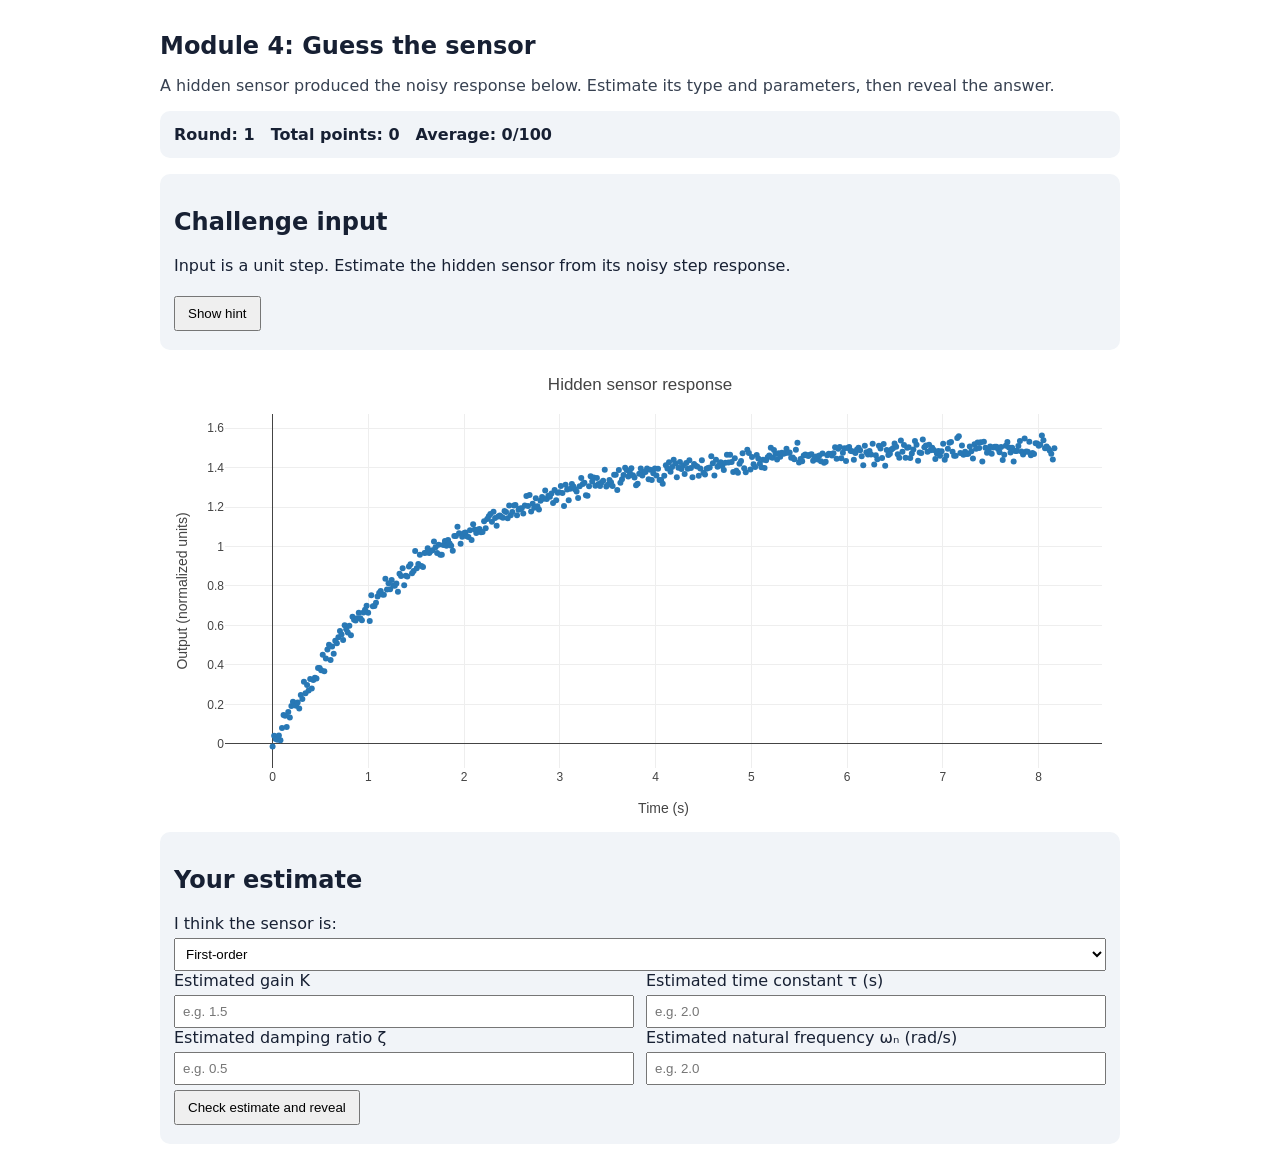
<file: module_4.html>
<!doctype html>
<html lang="en">
<head>
  <meta charset="utf-8">
  <meta name="viewport" content="width=device-width, initial-scale=1">
  <title>Module 4: Guess the sensor</title>
  <script src="https://cdn.plot.ly/plotly-2.35.2.min.js"></script>
  <style>
    body { font-family: system-ui, sans-serif; max-width: 960px; margin: auto; padding: 16px; color: #172033; }
    h1 { font-size: 1.5rem; }
    .panel { background: #f1f4f8; padding: 14px; margin: 16px 0; border-radius: 10px; }
    .controls { display: grid; grid-template-columns: repeat(auto-fit, minmax(210px, 1fr)); gap: 12px; }
    label { display: block; margin-bottom: 5px; }
    input, select { padding: 7px; max-width: 100%; }
    input[type="number"], select { width: 100%; box-sizing: border-box; }
    button { padding: 8px 12px; cursor: pointer; margin: 5px 5px 5px 0; }
    .scoreboard { display: flex; flex-wrap: wrap; gap: 16px; font-weight: 700; }
    .notice { color: #374151; }
    table { border-collapse: collapse; width: 100%; margin: 12px 0; }
    th, td { border: 1px solid #aab3c2; padding: 7px; text-align: left; }
    #hintText { margin-top: 10px; }
    @media (max-width: 520px) {
      body { padding: 10px; }
      table { font-size: .86rem; }
    }
  </style>
</head>
<body>
  <h1>Module 4: Guess the sensor</h1>
  <p class="notice">A hidden sensor produced the noisy response below. Estimate its type and parameters, then reveal the answer.</p>

  <section class="panel scoreboard">
    <span>Round: <span id="roundNumber">1</span></span>
    <span>Total points: <span id="totalPoints">0</span></span>
    <span>Average: <span id="averagePoints">0</span>/100</span>
  </section>

  <section class="panel">
    <h2>Challenge input</h2>
    <p id="inputDescription"></p>
    <button type="button" id="hintButton">Show hint</button>
    <button type="button" id="newButton" hidden>New sensor</button>
    <p id="hintText" hidden></p>
  </section>

  <div id="challengePlot" aria-label="Noisy response from hidden sensor"></div>

  <section class="panel">
    <h2>Your estimate</h2>
    <div class="controls">
      <div>
        <label for="guessType">I think the sensor is:</label>
        <select id="guessType">
          <option value="first">First-order</option>
          <option value="second">Second-order</option>
        </select>
      </div>
    </div>

    <div id="firstGuess" class="controls">
      <div>
        <label for="guessK">Estimated gain K</label>
        <input type="number" id="guessK" min="0" step="0.01" placeholder="e.g. 1.5">
      </div>
      <div>
        <label for="guessTau">Estimated time constant τ (s)</label>
        <input type="number" id="guessTau" min="0" step="0.01" placeholder="e.g. 2.0">
      </div>
    </div>

    <div id="secondGuess" class="controls" hidden>
      <div>
        <label for="guessZeta">Estimated damping ratio ζ</label>
        <input type="number" id="guessZeta" min="0" step="0.01" placeholder="e.g. 0.5">
      </div>
      <div>
        <label for="guessWn">Estimated natural frequency ωₙ (rad/s)</label>
        <input type="number" id="guessWn" min="0" step="0.01" placeholder="e.g. 2.0">
      </div>
    </div>

    <button type="button" id="checkButton">Check estimate and reveal</button>
    <div id="result" aria-live="polite"></div>
  </section>

  <script>
    const $ = id => document.getElementById(id);
    let challenge;
    let rounds = 1;
    let attempts = 0;
    let totalPoints = 0;
    let revealed = false;

    function randomBetween(min, max) {
      return min + Math.random() * (max - min);
    }

    function gaussianNoise() {
      const u1 = Math.max(Math.random(), 1e-12);
      const u2 = Math.random();
      return Math.sqrt(-2 * Math.log(u1)) * Math.cos(2 * Math.PI * u2);
    }

    function firstOrderStep(t, K, tau) {
      return K * (1 - Math.exp(-t / tau));
    }

    function secondOrderStep(t, zeta, wn) {
      if (Math.abs(zeta - 1) < 0.001) {
        return 1 - Math.exp(-wn * t) * (1 + wn * t);
      }

      if (zeta < 1) {
        const wd = wn * Math.sqrt(1 - zeta * zeta);
        return 1 - Math.exp(-zeta * wn * t) *
          (Math.cos(wd * t) + zeta / Math.sqrt(1 - zeta * zeta) * Math.sin(wd * t));
      }

      const root = Math.sqrt(zeta * zeta - 1);
      const p1 = -wn * (zeta - root);
      const p2 = -wn * (zeta + root);

      return 1 + (p2 * Math.exp(p1 * t) - p1 * Math.exp(p2 * t)) / (p1 - p2);
    }

    function firstOrderSine(t, K, tau, omega) {
      const magnitude = K / Math.sqrt(1 + (omega * tau) ** 2);
      const phase = -Math.atan(omega * tau);
      return magnitude * Math.sin(omega * t + phase);
    }

    function secondOrderSine(t, zeta, wn, omega) {
      const r = omega / wn;
      const denominator = Math.sqrt((1 - r * r) ** 2 + (2 * zeta * r) ** 2);
      const magnitude = 1 / denominator;
      const phase = -Math.atan2(2 * zeta * r, 1 - r * r);
      return magnitude * Math.sin(omega * t + phase);
    }

    function trueResponse(t) {
      if (challenge.type === "first") {
        return challenge.inputType === "sine"
          ? firstOrderSine(t, challenge.K, challenge.tau, challenge.omega)
          : firstOrderStep(t, challenge.K, challenge.tau);
      }

      return challenge.inputType === "sine"
        ? secondOrderSine(t, challenge.zeta, challenge.wn, challenge.omega)
        : secondOrderStep(t, challenge.zeta, challenge.wn);
    }

    function guessResponse(t, guessType) {
      if (guessType === "first") {
        const K = Number($("guessK").value);
        const tau = Number($("guessTau").value);

        return challenge.inputType === "sine"
          ? firstOrderSine(t, K, tau, challenge.omega)
          : firstOrderStep(t, K, tau);
      }

      const zeta = Number($("guessZeta").value);
      const wn = Number($("guessWn").value);

      return challenge.inputType === "sine"
        ? secondOrderSine(t, zeta, wn, challenge.omega)
        : secondOrderStep(t, zeta, wn);
    }

    function setGuessFields() {
      const first = $("guessType").value === "first";
      $("firstGuess").hidden = !first;
      $("secondGuess").hidden = first;
    }

    function updateScoreboard() {
      $("roundNumber").textContent = String(rounds);
      $("totalPoints").textContent = String(totalPoints);
      $("averagePoints").textContent = attempts > 0
        ? (totalPoints / attempts).toFixed(1)
        : "0";
    }

    function drawChallenge(showReveal = false, guessType = null) {
      const traces = [];

      if (challenge.inputType === "sine") {
        traces.push({
          x: challenge.times,
          y: challenge.input,
          name: "Known input x(t)",
          mode: "lines",
          line: { color: "#7b8794", dash: "dash", width: 2 }
        });
      }

      traces.push({
        x: challenge.times,
        y: challenge.noisy,
        name: "Measured noisy output",
        mode: "markers",
        marker: { color: "#2878b5", size: 6 }
      });

      if (showReveal) {
        traces.push({
          x: challenge.times,
          y: challenge.clean,
          name: "True sensor response",
          mode: "lines",
          line: { color: "#2b9b67", width: 3 }
        });

        traces.push({
          x: challenge.times,
          y: challenge.times.map(t => guessResponse(t, guessType)),
          name: "Your estimated response",
          mode: "lines",
          line: { color: "#d4553d", dash: "dot", width: 3 }
        });
      }

      Plotly.react("challengePlot", traces, {
        title: showReveal
          ? "Reveal: compare your estimate with the true response"
          : "Hidden sensor response",
        xaxis: { title: "Time (s)" },
        yaxis: { title: "Output (normalized units)" },
        margin: { t: 48, r: 18, b: 48, l: 65 },
        legend: { orientation: "h" }
      }, { responsive: true });
    }

    function createChallenge() {
      revealed = false;
      $("result").innerHTML = "";
      $("newButton").hidden = true;
      $("checkButton").disabled = false;
      $("hintText").hidden = true;
      $("hintText").textContent = "";
      $("guessType").value = "first";
      $("guessK").value = "";
      $("guessTau").value = "";
      $("guessZeta").value = "";
      $("guessWn").value = "";
      setGuessFields();

      const type = Math.random() < 0.5 ? "first" : "second";
      const inputType = type === "first" && Math.random() < 0.3
        ? "sine"
        : "step";
      const omega = inputType === "sine"
        ? 2 * Math.PI * randomBetween(0.15, 0.6)
        : null;

      challenge = {
        type,
        inputType,
        omega,
        K: randomBetween(0.6, 2.8),
        tau: randomBetween(0.5, 4.0),
        zeta: randomBetween(0.25, 1.3),
        wn: randomBetween(0.7, 3.0),
        times: [],
        input: [],
        clean: [],
        noisy: []
      };

      let endTime;

      if (inputType === "sine") {
        endTime = 10 * Math.PI / omega;
      } else if (type === "first") {
        endTime = 5 * challenge.tau;
      } else {
        endTime = Math.max(
          8 / (challenge.zeta * challenge.wn),
          6 / challenge.wn
        );
      }

      for (let i = 0; i < 500; i++) {
        const t = endTime * i / 499;
        challenge.times.push(t);
        challenge.input.push(inputType === "sine" ? Math.sin(omega * t) : 1);
      }

      challenge.clean = challenge.times.map(t => trueResponse(t));
      const peak = Math.max(...challenge.clean.map(Math.abs));
      const noiseScale = Math.max(0.01, peak * 0.02);
      challenge.noisy = challenge.clean.map(y =>
        y + gaussianNoise() * noiseScale
      );

      $("inputDescription").textContent = inputType === "sine"
        ? `Input is a sine wave with amplitude 1 and frequency ${(omega / (2 * Math.PI)).toFixed(2)} Hz (ω = ${omega.toFixed(2)} rad/s). Estimate the hidden sensor from its noisy output.`
        : "Input is a unit step. Estimate the hidden sensor from its noisy step response.";

      drawChallenge(false);
      updateScoreboard();
    }

    function relativeError(estimate, actual) {
      if (!Number.isFinite(estimate) ||
          !Number.isFinite(actual) ||
          actual === 0) {
        return Infinity;
      }

      return Math.abs(estimate - actual) / Math.abs(actual);
    }

    function checkEstimate() {
      if (revealed) return;

      const guessedType = $("guessType").value;
      const typeCorrect = guessedType === challenge.type;
      let parameterResults = [];
      let score = 0;

      if (guessedType === "first" &&
          ($("guessK").value === "" || $("guessTau").value === "")) {
        $("result").textContent = "Enter both K and τ estimates first.";
        return;
      }

      if (guessedType === "second" &&
          ($("guessZeta").value === "" || $("guessWn").value === "")) {
        $("result").textContent = "Enter both ζ and ωₙ estimates first.";
        return;
      }

      if (guessedType === "first" &&
          (Number($("guessK").value) < 0 || Number($("guessTau").value) <= 0)) {
        $("result").textContent = "K must be 0 or greater, and τ must be greater than 0.";
        return;
      }

      if (guessedType === "second" &&
          (Number($("guessZeta").value) < 0 || Number($("guessWn").value) <= 0)) {
        $("result").textContent = "ζ must be 0 or greater, and ωₙ must be greater than 0.";
        return;
      }

      if (typeCorrect && guessedType === "first") {
        parameterResults = [
          { name: "K", estimate: Number($("guessK").value), actual: challenge.K },
          { name: "τ (s)", estimate: Number($("guessTau").value), actual: challenge.tau }
        ];
      } else if (typeCorrect && guessedType === "second") {
        parameterResults = [
          { name: "ζ", estimate: Number($("guessZeta").value), actual: challenge.zeta },
          { name: "ωₙ (rad/s)", estimate: Number($("guessWn").value), actual: challenge.wn }
        ];
      }

      if (typeCorrect) {
        parameterResults.forEach(item => {
          item.error = relativeError(item.estimate, item.actual);
          item.pass = item.error <= 0.10;
          if (item.pass) score += 50;
        });
      }

      totalPoints += score;
      attempts++;
      revealed = true;
      $("checkButton").disabled = true;
      $("newButton").hidden = false;

      let details = `<h3>${typeCorrect ? "Sensor type correct" : "Sensor type not correct"}</h3>`;
      details += `<p><strong>True sensor:</strong> ${challenge.type === "first" ? "First-order" : "Second-order"}.</p>`;

      if (challenge.type === "first") {
        details += `<p><strong>True values:</strong> K = ${challenge.K.toFixed(3)}, τ = ${challenge.tau.toFixed(3)} s.</p>`;
      } else {
        details += `<p><strong>True values:</strong> ζ = ${challenge.zeta.toFixed(3)}, ωₙ = ${challenge.wn.toFixed(3)} rad/s.</p>`;
      }

      if (typeCorrect) {
        details += `<table>
          <thead>
            <tr>
              <th>Parameter</th>
              <th>Your estimate</th>
              <th>True value</th>
              <th>Error</th>
              <th>Within 10%?</th>
            </tr>
          </thead>
          <tbody>`;

        details += parameterResults.map(item =>
          `<tr>
            <td>${item.name}</td>
            <td>${item.estimate.toFixed(3)}</td>
            <td>${item.actual.toFixed(3)}</td>
            <td>${(item.error * 100).toFixed(1)}%</td>
            <td>${item.pass ? "Yes" : "No"}</td>
          </tr>`
        ).join("");

        details += `</tbody></table>`;
      } else {
        details += `<p>Because the sensor type was misidentified, this round scores 0 points.</p>`;
      }

      details += `<p><strong>Round score:</strong> ${score}/100 points. Each parameter within 10% earns 50 points; both within 10% earn full marks.</p>`;

      $("result").innerHTML = details;
      drawChallenge(true, guessedType);
      updateScoreboard();
    }

    $("guessType").addEventListener("change", setGuessFields);
    $("checkButton").addEventListener("click", checkEstimate);

    $("newButton").addEventListener("click", () => {
      rounds++;
      createChallenge();
    });

    $("hintButton").addEventListener("click", () => {
      const hint = challenge.type === "first"
        ? challenge.inputType === "step"
          ? "For a first-order step response, the final value is K for a unit step. The output reaches about 63.2% of its final value at t = τ. A plot of ln(error fraction) against time has slope −1/τ."
          : "For a first-order sine response, φ = −atan(ωτ), so τ can be estimated from the phase lag. The output amplitude is K/√(1+(ωτ)²), which helps estimate K."
        : "For a second-order step response, overshoot depends on ζ. For an underdamped response, peak time is approximately π/ωd, where ωd = ωn√(1−ζ²).";

      $("hintText").textContent = hint;
      $("hintText").hidden = false;
    });

    createChallenge();
  </script>
</body>
</html>
</file>
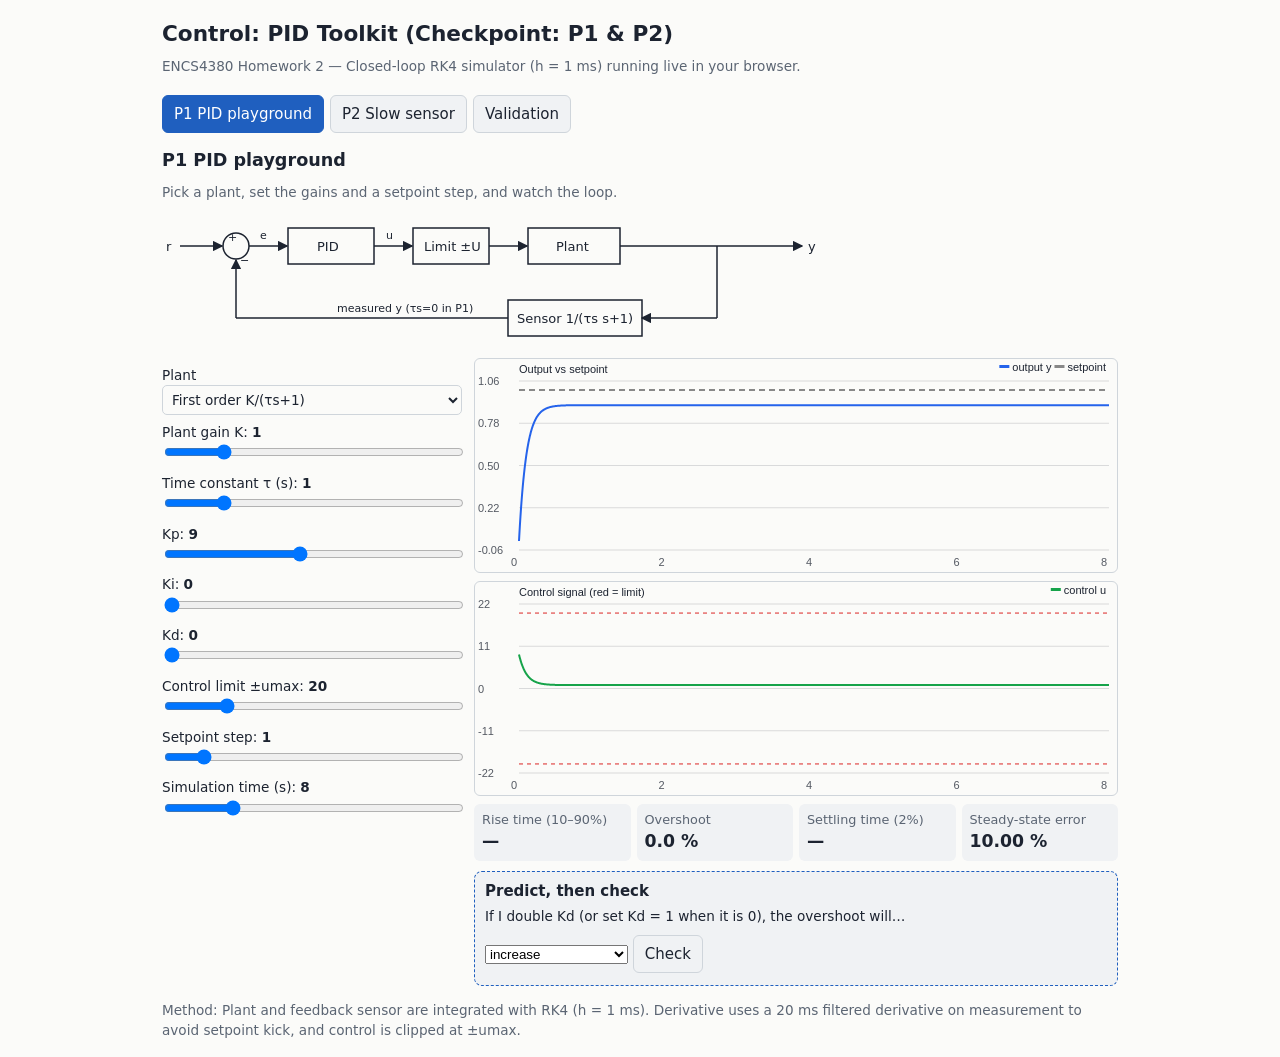
<file: Assignment/Assign1/control2.html>
<!DOCTYPE html>
<html lang="en">
<head>
<meta charset="utf-8">
<meta name="viewport" content="width=device-width, initial-scale=1">
<title>Control: PID Toolkit — Checkpoint (ENCS4380 HW2)</title>
<style>
:root{--bg:#fbfbf9;--fg:#1c2330;--mut:#5b6573;--card:#f0f2f4;--line:#cfd5db;--ac:#1f5fbf;--ok:#17803d;--bad:#c62828}
@media(prefers-color-scheme:dark){:root{--bg:#12161c;--fg:#e8ecf1;--mut:#9aa5b1;--card:#1b2129;--line:#333d49;--ac:#6ea6ff;--ok:#4cc57a;--bad:#ff7b72}}
*{box-sizing:border-box}
body{margin:0;background:var(--bg);color:var(--fg);font:15px/1.5 system-ui,Segoe UI,Roboto,sans-serif}
main{max-width:980px;margin:0 auto;padding:12px}
h1{font-size:1.35rem;margin:6px 0}h2{font-size:1.1rem;margin:4px 0 8px}
nav{display:flex;flex-wrap:wrap;gap:6px;margin:8px 0;position:sticky;top:0;background:var(--bg);padding:6px 0;z-index:5}
nav button,.btn{border:1px solid var(--line);background:var(--card);color:var(--fg);padding:7px 11px;border-radius:6px;font:inherit;cursor:pointer;margin-top:4px}
nav button.on{background:var(--ac);color:#fff;border-color:var(--ac)}
section{display:none}section.on{display:block}
.row{display:grid;grid-template-columns:1fr;gap:12px}
@media(min-width:760px){.row{grid-template-columns:300px 1fr}}
.ctl label{display:block;font-size:.85rem;margin:7px 0 0}
.ctl input[type=range]{width:100%}
.ctl select{width:100%;font:inherit;padding:5px;background:var(--bg);color:var(--fg);border:1px solid var(--line);border-radius:5px}
canvas{width:100%;height:215px;display:block;color:var(--fg);margin-bottom:8px;border:1px solid var(--line);border-radius:6px}
.box{border:1px dashed var(--ac);border-radius:8px;padding:8px 10px;margin:10px 0;background:var(--card)}
table{border-collapse:collapse;width:100%;font-size:.88rem}td,th{border-bottom:1px solid var(--line);padding:5px 6px;text-align:left}
.met{display:grid;grid-template-columns:repeat(2,1fr);gap:6px;margin:6px 0}
@media(min-width:760px){.met{grid-template-columns:repeat(4,1fr)}}
.met div{background:var(--card);border-radius:6px;padding:6px 8px;font-size:.8rem;color:var(--mut)}.met b{display:block;font-size:1.08rem;color:var(--fg)}
.ok{color:var(--ok);font-weight:600}.bad{color:var(--bad);font-weight:600}
p.s{color:var(--mut);font-size:.85rem;margin:4px 0}
svg text{fill:currentColor;stroke:none}
</style>
</head>
<body>
<main>
<h1>Control: PID Toolkit (Checkpoint: P1 &amp; P2)</h1>
<p class="s">ENCS4380 Homework 2 — Closed-loop RK4 simulator (h = 1 ms) running live in your browser.</p>
<nav id="nav"></nav>
<div id="app"></div>
<p class="s">Method: Plant and feedback sensor are integrated with RK4 (h = 1 ms). Derivative uses a 20 ms filtered derivative on measurement to avoid setpoint kick, and control is clipped at ±umax.</p>
</main>
<script>
const $=(s,r=document)=>r.querySelector(s),clamp=(v,a,b)=>Math.min(b,Math.max(a,v)),fm=(v,d=2,u='')=>v==null||!isFinite(v)?'—':v.toFixed(d)+u;

function sim(p){
 const h=.001,N=Math.round(p.T/h),n2=+p.type===2,ts=p.ts<.005?0:p.ts,tf=.02;
 let x=n2?[0,0,0]:[0,0]; const ns=x.length-1;
 const f=(s,u)=>{
  const d=new Array(ns+1);
  if(n2){d[0]=s[1];d[1]=p.wn*p.wn*(p.K*u-s[0])-2*p.z*p.wn*s[1]}
  else d[0]=(p.K*u-s[0])/p.tau;
  d[ns]=ts?(s[0]-s[ns])/ts:0;
  return d;
 };
 const add=(s,d,k)=>s.map((v,i)=>v+k*d[i]);
 let I=0,u=0,mf=0;
 const o={t:[],y:[],m:[],u:[]},st=Math.max(1,Math.ceil(N/2500));

 for(let i=0;i<=N;i++){
  if(!ts)x[ns]=x[0];
  const m=x[ns], e=p.r-m;
  const D=-p.kd*(m-mf)/tf, iN=I+e*h;
  const raw=p.kp*e+p.ki*iN+D;
  u=clamp(raw,-p.umax,p.umax);
  if(!p.aw||raw===u)I=iN;
  mf+=h*(m-mf)/tf;
  if(i%st===0){o.t.push(i*h);o.y.push(x[0]);o.m.push(m);o.u.push(u)}
  const k1=f(x,u),k2=f(add(x,k1,h/2),u),k3=f(add(x,k2,h/2),u),k4=f(add(x,k3,h),u);
  x=x.map((v,j)=>v+h/6*(k1[j]+2*k2[j]+2*k3[j]+k4[j]));
  if(!isFinite(x[0])||Math.abs(x[0])>1e9)break;
 }
 return o;
}

function met(o,r){
 const{t,y}=o,n=y.length; let mx=-1e9; for(const v of y)mx=Math.max(mx,v);
 const os=Math.max(0,(mx-r)/r*100),F=a=>{const i=y.findIndex(v=>v>=a*r);return i<0?null:t[i]};
 const t1=F(.1),t9=F(.9),rise=t1==null||t9==null?null:t9-t1;
 let li=-1;for(let i=n-1;i>=0;i--)if(Math.abs(y[i]-r)>.02*r){li=i;break}
 const settle=li===n-1?null:(li<0?0:t[li+1]),ess=(r-y[n-1])/r*100;
 let zc=0;for(let i=1;i<n;i++)if(i>n/2&&(y[i]-r)*(y[i-1]-r)<0)zc++;
 return{os,rise,settle,ess,osc:settle==null&&zc>=4};
}
const metHTML=m=>`<div class="met"><div>Rise time (10–90%)<b>${fm(m.rise,3,' s')}</b></div><div>Overshoot<b>${fm(m.os,1,' %')}</b></div><div>Settling time (2%)<b>${fm(m.settle,2,' s')}</b></div><div>Steady-state error<b>${fm(m.ess,2,' %')}</b></div></div>${m.osc?'<p class="bad">The loop is oscillating (it never settles).</p>':''}`;

function plot(id,ser,o={}){
 const c=document.getElementById(id); if(!c||!c.clientWidth)return;
 const d=devicePixelRatio||1,W=c.clientWidth,H=c.clientHeight; c.width=W*d; c.height=H*d;
 const g=c.getContext('2d'); g.scale(d,d); const fg=getComputedStyle(c).color,L=44,B=22,T=22,R=8;
 let x0=1e9,x1=-1e9,y0=1e9,y1=-1e9;
 for(const s of ser)for(let i=0;i<s.x.length;i++){x0=Math.min(x0,s.x[i]);x1=Math.max(x1,s.x[i]);y0=Math.min(y0,s.y[i]);y1=Math.max(y1,s.y[i])}
 (o.h||[]).forEach(v=>{y0=Math.min(y0,v);y1=Math.max(y1,v)});
 if(y1-y0<1e-9){y1+=1;y0-=1} const pd=(y1-y0)*.06; y0-=pd; y1+=pd;
 const X=v=>L+(v-x0)/(x1-x0||1)*(W-L-R), Y=v=>T+(1-(v-y0)/(y1-y0))*(H-T-B);
 g.font='11px sans-serif'; g.fillStyle=fg; g.strokeStyle=fg; g.lineWidth=1;
 for(let i=0;i<=4;i++){
  const v=y0+(y1-y0)*i/4, xv=x0+(x1-x0)*i/4;
  g.globalAlpha=.15; g.beginPath(); g.moveTo(L,Y(v)); g.lineTo(W-R,Y(v)); g.stroke();
  g.globalAlpha=.75; g.fillText(v.toFixed(y1-y0<5?2:0),3,Y(v)+4); g.fillText(String(+xv.toFixed(2)),X(xv)-8,H-6);
 }
 g.globalAlpha=1; g.fillText(o.title||'',L,14);
 (o.h||[]).forEach(v=>{g.strokeStyle='#dc2626';g.setLineDash([4,4]);g.beginPath();g.moveTo(L,Y(v));g.lineTo(W-R,Y(v));g.stroke()});
 let lx=W-R;
 for(const s of ser){g.strokeStyle=s.c;g.lineWidth=2;g.setLineDash(s.d?[6,4]:[]);g.beginPath();s.x.forEach((v,i)=>i?g.lineTo(X(v),Y(s.y[i])):g.moveTo(X(v),Y(s.y[i])));g.stroke()}
 g.setLineDash([]);
 for(const s of [...ser].reverse()){const w=g.measureText(s.n).width;lx-=w+16;g.fillStyle=s.c;g.fillRect(lx,6,10,3);g.fillStyle=fg;g.fillText(s.n,lx+13,12)}
}

const base={type:1,K:1,tau:1,wn:2,z:.5,kp:1,ki:0,kd:0,umax:20,r:1,ts:0,aw:true,T:8};
const C={K:['Plant gain K',.1,5,.1,1],tau:['Time constant τ (s)',.1,5,.05,1],wn:['Natural frequency ωn (rad/s)',.5,8,.1,2],z:['Damping ζ',.1,1.5,.05,2],kp:['Kp',0,20,.1],ki:['Ki',0,20,.1],kd:['Kd',0,5,.05],umax:['Control limit ±umax',1,100,1],r:['Setpoint step',.5,5,.5],ts:['Sensor τs (s)',0,1.5,.01],T:['Simulation time (s)',2,30,1]};
const S={p1:{...base,kp:9},p2:{...base,kp:3,ki:8,ts:.3,T:12}};
const KEYS={p1:['type','K','tau','wn','z','kp','ki','kd','umax','r','T'],p2:['type','K','tau','wn','z','kp','ki','kd','ts','umax','T']};

function ctls(id){
 const s=S[id],el=$('#ctl-'+id); let h='';
 for(const k of KEYS[id]){
  if(k==='type')h+=`<label>Plant<select data-k="type"><option value="1" ${s.type==1?'selected':''}>First order K/(τs+1)</option><option value="2" ${s.type==2?'selected':''}>Second order (Module 3)</option></select></label>`;
  else{const[n,a,b,st,t]=C[k];h+=`<label data-t="${t||''}">${n}: <b id="v-${id}-${k}">${+s[k].toFixed(3)}</b><input type="range" data-k="${k}" min="${a}" max="${b}" step="${st}" value="${s[k]}"></label>`}
 }
 el.innerHTML=h;
 el.oninput=e=>{const k=e.target.dataset.k;if(!k)return;s[k]=+e.target.value;const v=$('#v-'+id+'-'+k);if(v)v.textContent=+s[k].toFixed(3);vis(id);run(id)};
 vis(id);
}
function vis(id){document.querySelectorAll('#ctl-'+id+' [data-t]').forEach(l=>{if(l.dataset.t)l.style.display=(+S[id].type===+l.dataset.t)?'':'none'})}

const PRED={
 p1:{q:'If I double Kd (or set Kd = 1 when it is 0), the overshoot will…',mut:s=>({kd:s.kd?s.kd*2:1}),m:(o,s)=>met(o,s.r).os,tol:1,nm:'overshoot (%)'},
 p2:{q:'If I double the sensor time constant τs (or set it to 0.3 s when it is 0), the overshoot will…',mut:s=>({ts:s.ts>.005?s.ts*2:.3}),m:(o,s)=>met(o,s.r).os,tol:1,nm:'overshoot (%)'}
};
function predHTML(id){return `<div class="box"><b>Predict, then check</b><p class="s" style="color:var(--fg)">${PRED[id].q}</p><select id="pr-${id}"><option value="up">increase</option><option value="dn">decrease</option><option value="same">stay about the same</option></select> <button class="btn" onclick="chk('${id}')">Check</button><p id="pro-${id}" class="s"></p></div>`}
function chk(id){
 const P=PRED[id],s=S[id],s2={...s,...P.mut(s)},a=P.m(sim(s),s),b=P.m(sim(s2),s2),dv=b-a,tol=Math.max(.03*Math.abs(a),P.tol);
 const act=dv>tol?'up':dv<-tol?'dn':'same',w={up:'increase',dn:'decrease',same:'stay about the same'},got=$('#pr-'+id).value===act;
 $('#pro-'+id).innerHTML=`<span class="${got?'ok':'bad'}">${got?'Your prediction matched.':'Not quite.'}</span> ${P.nm}: ${fm(a,2)} → ${fm(b,2)} (it did ${w[act]}).`;
}

const DIAG=`<svg viewBox="0 0 660 145" style="width:100%;max-width:660px;color:var(--fg)" fill="none" stroke="currentColor" stroke-width="1.5" font-size="13"><defs><marker id="ar" viewBox="0 0 8 8" refX="7" refY="4" markerWidth="7" markerHeight="7" orient="auto"><path d="M0 0L8 4L0 8z" fill="currentColor" stroke="none"/></marker></defs>
<text x="4" y="45">r</text><line x1="18" y1="40" x2="60" y2="40" marker-end="url(#ar)"/><circle cx="74" cy="40" r="13"/><text x="66" y="35" font-size="11">+</text><text x="78" y="58" font-size="11">−</text>
<line x1="87" y1="40" x2="125" y2="40" marker-end="url(#ar)"/><text x="98" y="33" font-size="11">e</text>
<rect x="126" y="22" width="86" height="36"/><text x="155" y="45">PID</text><line x1="212" y1="40" x2="250" y2="40" marker-end="url(#ar)"/><text x="224" y="33" font-size="11">u</text>
<rect x="251" y="22" width="76" height="36"/><text x="262" y="45">Limit ±U</text><line x1="327" y1="40" x2="365" y2="40" marker-end="url(#ar)"/>
<rect x="366" y="22" width="92" height="36"/><text x="394" y="45">Plant</text><line x1="458" y1="40" x2="640" y2="40" marker-end="url(#ar)"/><text x="646" y="45">y</text>
<line x1="555" y1="40" x2="555" y2="112"/><line x1="555" y1="112" x2="480" y2="112" marker-end="url(#ar)"/>
<rect x="346" y="94" width="134" height="36"/><text x="355" y="117">Sensor 1/(τs s+1)</text>
<line x1="346" y1="112" x2="74" y2="112"/><line x1="74" y1="112" x2="74" y2="54" marker-end="url(#ar)"/><text x="175" y="106" font-size="11">measured y (τs=0 in P1)</text></svg>`;

function run(id){
 if(id==='p1'){
  const s=S.p1,o=sim(s);
  plot('c1a',[{x:o.t,y:o.y,c:'#2563eb',n:'output y'},{x:o.t,y:o.t.map(()=>s.r),c:'#888',d:1,n:'setpoint'}],{title:'Output vs setpoint'});
  plot('c1b',[{x:o.t,y:o.u,c:'#16a34a',n:'control u'}],{title:'Control signal (red = limit)',h:[s.umax,-s.umax]});
  $('#m1').innerHTML=metHTML(met(o,s.r));
 }
 if(id==='p2'){
  const s=S.p2,o=sim(s);
  plot('c2a',[{x:o.t,y:o.y,c:'#2563eb',n:'true output'},{x:o.t,y:o.m,c:'#e67e22',n:'what the sensor reports'},{x:o.t,y:o.t.map(()=>s.r),c:'#888',d:1,n:'setpoint'}],{title:'True output vs sensor reading'});
  plot('c2b',[{x:o.t,y:o.u,c:'#16a34a',n:'control u'}],{title:'Control signal',h:[s.umax,-s.umax]});
  $('#m2').innerHTML=metHTML(met(o,s.r))+`<p class="s">Metrics use the true output. The controller only sees the sensor.</p>`;
 }
}

function runVal(){
 const b={...base,umax:1000,aw:true},r=[];
 let o=sim({...b,kp:9,T:3}),m=met(o,1),yss=o.y[o.y.length-1],i=o.y.findIndex(v=>v>=.632*yss);
 r.push(['1. P only, Kp = 9','closed-loop τ = 0.1 s, steady-state error = 10%',`τ ≈ ${fm(o.t[i],3,' s')}, error = ${fm(m.ess,2,' %')}`,Math.abs(o.t[i]-.1)<.01&&Math.abs(m.ess-10)<.5]);
 const wn=Math.sqrt(1*1/1),z=(1+1*1)/(2*Math.sqrt(1*1*1)); o=sim({...b,kp:1,ki:1,T:3}); m=met(o,1); const y1=o.y[Math.round(o.y.length/3)];
 r.push(['2. PI, Kp = 1, Ki = 1',`ωn = ${wn} rad/s, ζ = ${z}`,`ωn = ${fm(wn,2)}, ζ = ${fm(z,2)}; sim: OS = ${fm(m.os,2,' %')}, y(1 s) = ${fm(y1,3)}`,Math.abs(wn-1)<1e-9&&Math.abs(z-1)<1e-9&&m.os<.5&&Math.abs(y1-.632)<.01]);
 o=sim({...b,kp:2,ki:3,T:15}); m=met(o,1);
 r.push(['3. Any PI (Kp = 2, Ki = 3)','zero steady-state error',`error = ${fm(m.ess,4,' %')}`,Math.abs(m.ess)<.01]);
 $('#valtab').innerHTML='<tr><th>Check</th><th>Expected</th><th>Measured</th><th></th></tr>'+r.map(x=>`<tr><td>${x[0]}</td><td>${x[1]}</td><td>${x[2]}</td><td class="${x[3]?'ok':'bad'}">${x[3]?'PASS':'FAIL'}</td></tr>`).join('');
}

const TABS=[['p1','P1 PID playground'],['p2','P2 Slow sensor'],['val','Validation']];
const sec=(id,t,d,b)=>`<section id="s-${id}"><h2>${t}</h2><p class="s">${d}</p><div class="row"><div class="ctl" id="ctl-${id}"></div><div>${b}</div></div></section>`;
$('#app').innerHTML=
 `<section id="s-p1"><h2>P1 PID playground</h2><p class="s">Pick a plant, set the gains and a setpoint step, and watch the loop.</p>${DIAG}<div class="row"><div class="ctl" id="ctl-p1"></div><div><canvas id="c1a"></canvas><canvas id="c1b"></canvas><div id="m1"></div>${predHTML('p1')}</div></div></section>`+
 sec('p2','P2 A slow sensor in the loop','The controller only controls what the sensor reports. Raise τs and watch the true output (blue) leave what the sensor shows (orange).','<canvas id="c2a"></canvas><canvas id="c2b"></canvas><div id="m2"></div>'+predHTML('p2'))+
 `<section id="s-val"><h2>Validation checks</h2><p class="s">Plant K = 1, τ = 1 s. These run the RK4 simulator.</p><table id="valtab"></table></section>`;

$('#nav').innerHTML=TABS.map(t=>`<button data-t="${t[0]}">${t[1]}</button>`).join('');
function show(t){
 document.querySelectorAll('section').forEach(s=>s.classList.toggle('on',s.id==='s-'+t));
 document.querySelectorAll('nav button').forEach(b=>b.classList.toggle('on',b.dataset.t===t));
 if(['p1','p2'].includes(t))run(t);
 if(t==='val')runVal();
 location.hash=t;
}
$('#nav').onclick=e=>{if(e.target.dataset.t)show(e.target.dataset.t)};
['p1','p2'].forEach(ctls);
addEventListener('resize',()=>{const t=document.querySelector('nav button.on');if(t)show(t.dataset.t)});
show(TABS.some(t=>t[0]===location.hash.slice(1))?location.hash.slice(1):'p1');
</script>
</body>
</html>
</file>
<file: control.css>
/* control.css - shared style for the Control section (Homework 2), close to the Homework 1 pages. */
body { font-family: system-ui, sans-serif; max-width: 1000px; margin: auto; padding: 16px; color: #172033; background: #fff; }
h1 { font-size: 1.5rem; margin: 8px 0; }
h2 { font-size: 1.15rem; margin: 18px 0 8px; }
p.lead { color: #374151; }
nav#nav { display: flex; flex-wrap: wrap; gap: 6px 14px; padding: 10px 12px; background: #f1f4f8; border-radius: 8px; margin-bottom: 14px; }
nav#nav a { color: #174ea6; font-weight: 600; text-decoration: none; }
nav#nav a:hover { text-decoration: underline; }
nav#nav a[aria-current="page"] { color: #172033; text-decoration: underline; }
.panel { background: #f1f4f8; padding: 14px; margin: 14px 0; border-radius: 10px; }
.layout { display: grid; grid-template-columns: 1fr; gap: 14px; }
@media (min-width: 820px) { .layout { grid-template-columns: 290px 1fr; } }
.layout > * { min-width: 0; }   /* let grid columns shrink on phones */
.controls label { display: block; margin: 8px 0 2px; font-size: .92rem; }
.controls input[type="range"] { width: 100%; }
.controls select, .controls input[type="number"] { width: 100%; box-sizing: border-box; padding: 6px; }
.controls .row2 { display: flex; gap: 8px; align-items: center; }
button { padding: 8px 12px; cursor: pointer; margin: 5px 5px 5px 0; border-radius: 6px; border: 1px solid #aab3c2; background: #fff; }
button.primary { background: #174ea6; color: #fff; border-color: #174ea6; }
.metrics { display: grid; grid-template-columns: repeat(2, 1fr); gap: 8px; margin: 8px 0; }
@media (min-width: 640px) { .metrics { grid-template-columns: repeat(4, 1fr); } }
.metrics div { background: #fff; border: 1px solid #d5dbe3; border-radius: 8px; padding: 8px; font-size: .82rem; color: #4b5563; }
.metrics b { display: block; font-size: 1.1rem; color: #172033; }
.predict { border: 1px dashed #174ea6; border-radius: 10px; padding: 10px 12px; background: #f8fafc; margin: 12px 0; }
.predict label { display: block; margin: 6px 0; }
.predict select { width: 100%; max-width: 100%; padding: 5px; }
.ok { color: #15803d; font-weight: 700; }
.bad { color: #b91c1c; font-weight: 700; }
.warn { background: #fff7e6; border: 1px solid #f0b44c; border-radius: 8px; padding: 10px 12px; }
table { border-collapse: collapse; width: 100%; margin: 10px 0; font-size: .92rem; }
th, td { border: 1px solid #aab3c2; padding: 6px 8px; text-align: left; vertical-align: top; }
th { background: #f1f4f8; }
pre { overflow-x: auto; background: #0f172a; color: #e2e8f0; padding: 12px; border-radius: 8px; font-size: .82rem; }
textarea { width: 100%; box-sizing: border-box; font-family: ui-monospace, monospace; font-size: .85rem; }
.diagram { width: 100%; max-width: 680px; color: #172033; display: block; margin: 6px 0; }
.note { color: #4b5563; font-size: .88rem; }
.formula { font-family: ui-monospace, monospace; background: #fff; padding: 8px 10px; border-radius: 6px; border: 1px solid #d5dbe3; overflow-x: auto; }
@media (max-width: 520px) { body { padding: 10px; } table { font-size: .82rem; display: block; overflow-x: auto; } }
</file>
